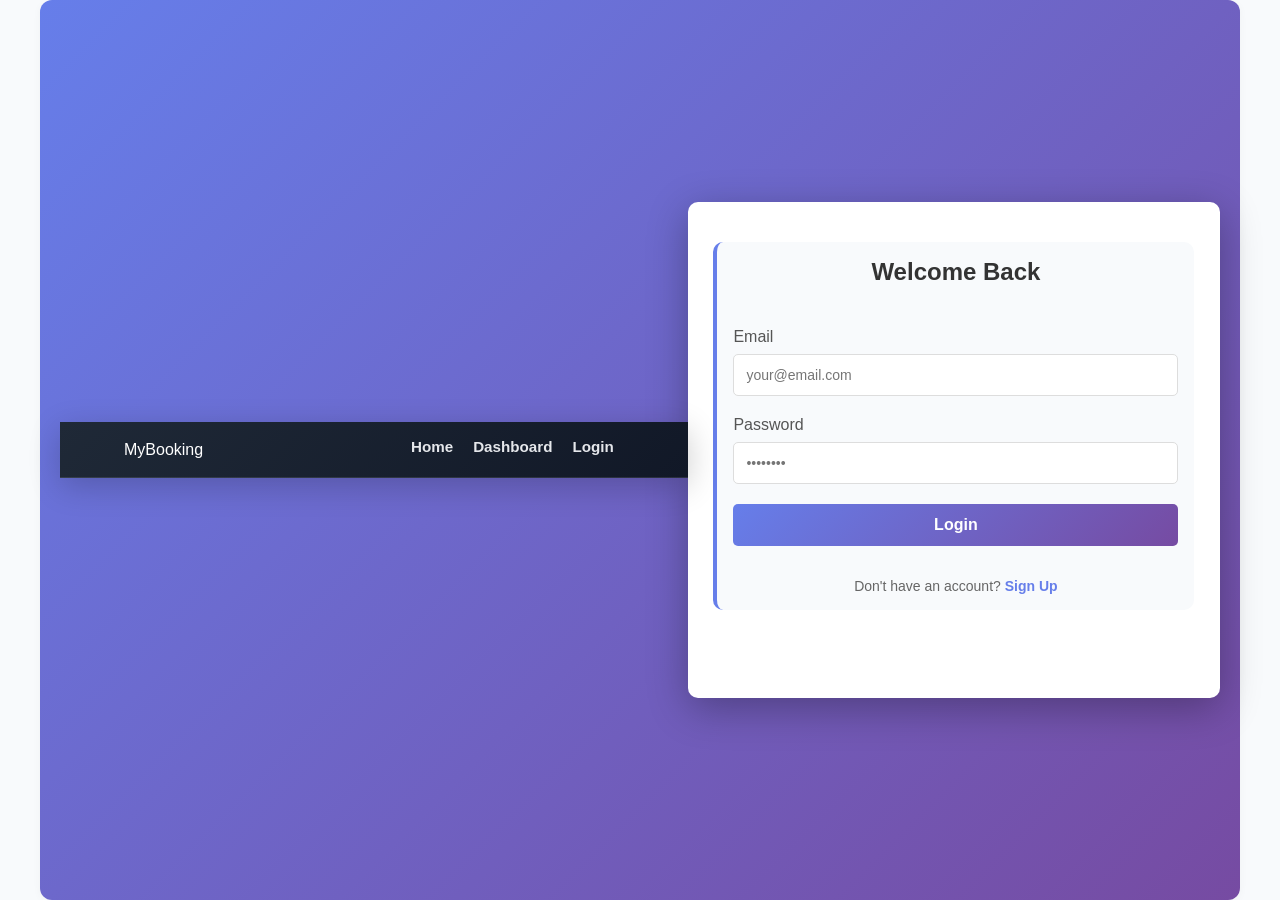
<file: admin.html>
<!doctype html>
<html lang="en">
  <head>
    <meta charset="UTF-8" />
    <meta
      name="viewport"
      content="width=device-width, initial-scale=1.0, maximum-scale=1.0, user-scalable=no"
    />
    <title>Smart Laundry - Admin Panel</title>
    <style>
      * {
        margin: 0;
        padding: 0;
        box-sizing: border-box;
      }

      body {
        font-family: "Segoe UI", Tahoma, Geneva, Verdana, sans-serif;
        background: linear-gradient(135deg, #667eea 0%, #764ba2 100%);
        min-height: 100vh;
        padding: 20px;
      }

      .container {
        max-width: 98vw;
        margin: 0 auto;
      }

      header {
        background: white;
        padding: 24px 30px;
        border-radius: 12px;
        margin-bottom: 32px;
        box-shadow: 0 4px 12px rgba(0, 0, 0, 0.08);
      }

      h1 {
        color: #2d3748;
        margin-bottom: 12px;
        font-size: 28px;
        font-weight: 800;
      }

      .status {
        font-size: 14px;
        color: #666;
        font-weight: 600;
      }

      @media (max-width: 768px) {
        header {
          padding: 18px 20px;
        }

        h1 {
          font-size: 22px;
        }

        th {
          padding: 12px 10px;
          font-size: 12px;
        }

        td {
          padding: 12px 10px;
          font-size: 13px;
        }

        .stats {
          grid-template-columns: repeat(2, 1fr);
        }

        .tab-btn {
          padding: 10px 16px;
          font-size: 12px;
        }

        .action-btn {
          padding: 6px 12px;
          font-size: 12px;
        }

        /* Responsive filters */
        [style*="grid-template-columns: repeat(auto-fit"] {
          grid-template-columns: 1fr !important;
        }

        /* Make table scrollable on mobile */
        .table-container {
          overflow-x: auto;
        }

        table {
          min-width: 600px;
        }
      }

      .tabs {
        display: flex;
        gap: 12px;
        margin-bottom: 20px;
        flex-wrap: wrap;
      }

      .tab-btn {
        padding: 12px 24px;
        border: none;
        background: white;
        color: #667eea;
        cursor: pointer;
        border-radius: 8px;
        font-weight: 700;
        transition: all 0.3s ease;
        border: 2px solid transparent;
        font-size: 14px;
        text-transform: uppercase;
        letter-spacing: 0.5px;
      }

      .tab-btn.active {
        background: linear-gradient(135deg, #667eea 0%, #764ba2 100%);
        color: white;
        border: 2px solid #667eea;
      }

      .tab-btn:hover {
        transform: translateY(-2px);
        box-shadow: 0 4px 12px rgba(0, 0, 0, 0.1);
      }

      .tab-content {
        display: none;
      }

      .tab-content.active {
        display: block;
      }

      .table-container {
        background: white;
        border-radius: 10px;
        overflow: hidden;
        box-shadow: 0 4px 6px rgba(0, 0, 0, 0.1);
      }

      table {
        width: 100%;
        border-collapse: collapse;
      }

      th {
        background: #f8f9fa;
        padding: 18px 15px;
        text-align: left;
        font-weight: 700;
        color: #2d3748;
        border-bottom: 2px solid #667eea;
        font-size: 13px;
        text-transform: uppercase;
        letter-spacing: 0.5px;
      }

      td {
        padding: 16px 15px;
        border-bottom: 1px solid #f0f0f0;
        font-size: 14px;
        color: #4a5568;
      }

      tr:hover {
        background: #f9fafb;
      }

      .badge {
        display: inline-flex;
        align-items: center;
        padding: 7px 14px;
        border-radius: 20px;
        font-size: 12px;
        font-weight: 700;
        text-transform: uppercase;
        letter-spacing: 0.5px;
      }

      .badge-booked {
        background: linear-gradient(135deg, #f3f4f6 0%, #e5e7eb 100%);
        color: #374151;
        border: 1px solid #d1d5db;
      }

      .badge-assigned {
        background: linear-gradient(135deg, #dbeafe 0%, #bfdbfe 100%);
        color: #1e40af;
        border: 1px solid #3b82f6;
      }

      .badge-on_transit {
        background: linear-gradient(135deg, #fed7aa 0%, #fdba74 100%);
        color: #92400e;
        border: 1px solid #f97316;
      }

      .badge-delivered {
        background: linear-gradient(135deg, #dcfce7 0%, #bbf7d0 100%);
        color: #166534;
        border: 1px solid #22c55e;
      }

      .badge-new {
        background: linear-gradient(135deg, #ffe6e6 0%, #ff9999 100%);
        color: #8b0000;
        border: 1px solid #ff6666;
      }

      .badge-responded {
        background: linear-gradient(135deg, #ffe6cc 0%, #ffcc99 100%);
        color: #8b5a00;
        border: 1px solid #ffb366;
      }

      .badge-resolved {
        background: linear-gradient(135deg, #e6ffe6 0%, #99ff99 100%);
        color: #004d00;
        border: 1px solid #66ff66;
      }

      .message {
        max-width: 250px;
        word-wrap: break-word;
        overflow: hidden;
        text-overflow: ellipsis;
        white-space: normal;
        display: block;
      }

      .action-btn {
        padding: 8px 16px;
        margin: 4px 4px;
        border: none;
        border-radius: 6px;
        cursor: pointer;
        font-size: 13px;
        font-weight: 700;
        background: linear-gradient(135deg, #667eea 0%, #764ba2 100%);
        color: white;
        transition: all 0.3s ease;
        text-transform: uppercase;
        letter-spacing: 0.5px;
        box-shadow: 0 2px 8px rgba(102, 126, 234, 0.3);
      }

      .action-btn:hover {
        transform: translateY(-2px);
        box-shadow: 0 4px 12px rgba(102, 126, 234, 0.4);
      }

      .action-btn:active {
        transform: translateY(0);
      }

      .stats {
        display: grid;
        grid-template-columns: repeat(auto-fit, minmax(200px, 1fr));
        gap: 24px;
        margin-bottom: 32px;
      }

      .stat-card {
        background: white;
        padding: 26px;
        border-radius: 12px;
        box-shadow: 0 4px 12px rgba(0, 0, 0, 0.08);
        text-align: center;
        border-top: 4px solid #667eea;
        transition: all 0.3s ease;
      }

      .stat-card:hover {
        transform: translateY(-4px);
        box-shadow: 0 8px 20px rgba(0, 0, 0, 0.12);
      }

      .stat-number {
        font-size: 40px;
        font-weight: 800;
        color: #667eea;
        margin: 12px 0;
      }

      .stat-label {
        color: #666;
        font-size: 14px;
        font-weight: 600;
        text-transform: uppercase;
        letter-spacing: 0.5px;
      }

      .empty {
        padding: 40px;
        text-align: center;
        color: #999;
        font-weight: 600;
      }

      .refresh-btn {
        padding: 12px 28px;
        background: linear-gradient(135deg, #667eea 0%, #764ba2 100%);
        color: white;
        border: none;
        border-radius: 8px;
        cursor: pointer;
        font-weight: 700;
        margin-bottom: 20px;
        font-size: 14px;
        text-transform: uppercase;
        letter-spacing: 0.5px;
        transition: all 0.3s ease;
        box-shadow: 0 4px 12px rgba(102, 126, 234, 0.3);
      }

      .refresh-btn:hover {
        transform: translateY(-2px);
        box-shadow: 0 6px 16px rgba(102, 126, 234, 0.4);
      }

      .refresh-btn:active {
        transform: translateY(0);
      }

      .date-col {
        font-size: 12px;
        color: #999;
        white-space: nowrap;
      }

      .message {
        max-width: 250px;
        word-wrap: break-word;
        overflow: hidden;
        text-overflow: ellipsis;
        white-space: normal;
        display: block;
      }

      /* Chart Styles */
      .charts-section {
        display: grid;
        grid-template-columns: repeat(auto-fit, minmax(400px, 1fr));
        gap: 24px;
        margin-bottom: 32px;
      }

      .chart-card {
        background: white;
        padding: 24px;
        border-radius: 12px;
        box-shadow: 0 4px 12px rgba(0, 0, 0, 0.08);
        border-top: 4px solid #667eea;
      }

      .chart-card h4 {
        color: #2d3748;
        font-size: 18px;
        margin-bottom: 20px;
        font-weight: 700;
      }

      .chart-container {
        position: relative;
        height: 280px;
        margin-bottom: 12px;
      }

      canvas {
        max-width: 100%;
        height: auto;
      }

      .chart-legend {
        display: flex;
        justify-content: center;
        gap: 20px;
        flex-wrap: wrap;
        margin-top: 12px;
        font-size: 12px;
        color: #666;
      }

      .legend-item {
        display: flex;
        align-items: center;
        gap: 6px;
      }

      .legend-color {
        width: 12px;
        height: 12px;
        border-radius: 2px;
      }

      /* Percentage Indicator */
      .stat-change {
        font-size: 12px;
        margin-top: 8px;
        padding: 8px;
        border-radius: 6px;
        text-align: center;
        font-weight: 700;
      }

      .stat-change.positive {
        background: #dcfce7;
        color: #166534;
      }

      .stat-change.negative {
        background: #fee2e2;
        color: #991b1b;
      }

      .stat-change.neutral {
        background: #f0f9ff;
        color: #0c4a6e;
      }

      /* Service Popularity Chart */
      .service-bars {
        display: flex;
        flex-direction: column;
        gap: 12px;
      }

      .service-bar-item {
        display: flex;
        align-items: center;
        gap: 12px;
      }

      .service-label {
        min-width: 100px;
        font-size: 13px;
        font-weight: 600;
        color: #2d3748;
      }

      .service-bar-container {
        flex: 1;
        height: 24px;
        background: #f0f0f0;
        border-radius: 4px;
        overflow: hidden;
      }

      .service-bar-fill {
        height: 100%;
        background: linear-gradient(90deg, #667eea 0%, #764ba2 100%);
        display: flex;
        align-items: center;
        justify-content: flex-end;
        padding-right: 8px;
      }

      .service-count {
        font-size: 12px;
        font-weight: 700;
        color: white;
        text-shadow: 0 1px 2px rgba(0, 0, 0, 0.2);
      }

      @media (max-width: 1024px) {
        .charts-section {
          grid-template-columns: 1fr;
        }
      }

      @media (max-width: 768px) {
        .charts-section {
          grid-template-columns: 1fr;
        }

        .chart-container {
          height: 200px;
        }

        .chart-card h4 {
          font-size: 16px;
        }
      }
    </style>
  </head>
  <body>
    <div class="container container">
      <header class="navbar" style="padding: 18px 5vw">
        <h1>📋 Smart Laundry Admin Panel</h1>
        <ul
          style="
            margin: 0;
            padding: 0;
            list-style: none;
            display: flex;
            flex-wrap: wrap;
            gap: 18px;
            align-items: center;
          "
        >
          <li><a href="/dashboard.html">Dashboard</a></li>
          <li><a href="/">Home</a></li>
          <li><a href="/auth.html">Logout</a></li>
        </ul>
        <div
          class="status"
          style="
            margin-left: auto;
            font-size: 14px;
            color: #666;
            font-weight: 600;
          "
        >
          Backend:
          <span id="backend-status" style="color: red">Connecting...</span>
        </div>
        <div style="margin-top: 15px">
          <button class="refresh-btn" onclick="refreshData()">
            🔄 Refresh Data
          </button>
        </div>
      </header>

      <!-- Analytics Section -->
      <div style="margin-bottom: 32px">
        <h2
          style="
            color: white;
            font-size: 20px;
            margin-bottom: 16px;
            font-weight: 700;
          "
        >
          📊 Business Analytics
        </h2>

        <!-- Main Statistics -->
        <div class="stats">
          <div class="stat-card">
            <div class="stat-label">Total Bookings</div>
            <div class="stat-number" id="total-bookings">0</div>
          </div>
          <div class="stat-card">
            <div class="stat-label">Awaiting Assignment</div>
            <div class="stat-number" id="pending-bookings">0</div>
          </div>
          <div class="stat-card">
            <div class="stat-label">In Progress</div>
            <div class="stat-number" id="completed-bookings">0</div>
          </div>
          <div class="stat-card">
            <div class="stat-label">In Transit</div>
            <div class="stat-number" id="cancelled-bookings">0</div>
          </div>
        </div>

        <!-- Revenue & Time Analytics -->
        <div class="stats" style="margin-top: 20px">
          <div class="stat-card">
            <div class="stat-label">Estimated Revenue</div>
            <div
              class="stat-number"
              id="estimated-revenue"
              style="font-size: 32px; color: #22c55e"
            >
              AED 0
            </div>
          </div>
          <div class="stat-card">
            <div class="stat-label">Today's Bookings</div>
            <div class="stat-number" id="today-bookings">0</div>
          </div>
          <div class="stat-card">
            <div class="stat-label">This Week's Bookings</div>
            <div class="stat-number" id="week-bookings">0</div>
          </div>
          <div class="stat-card">
            <div class="stat-label">Active Customers</div>
            <div class="stat-number" id="active-customers">0</div>
          </div>
        </div>
      </div>

      <!-- Business Insights -->
      <div
        style="
          background: white;
          padding: 24px;
          border-radius: 12px;
          margin-bottom: 32px;
          box-shadow: 0 4px 12px rgba(0, 0, 0, 0.08);
        "
      >
        <h3 style="color: #2d3748; margin-bottom: 16px; font-weight: 700">
          💡 Business Insights
        </h3>
        <div
          style="
            display: grid;
            grid-template-columns: repeat(auto-fit, minmax(250px, 1fr));
            gap: 20px;
          "
        >
          <div>
            <div
              style="
                font-size: 13px;
                color: #666;
                font-weight: 600;
                text-transform: uppercase;
                margin-bottom: 8px;
              "
            >
              Most Popular Service
            </div>
            <div
              style="font-size: 20px; color: #667eea; font-weight: 700"
              id="popular-service"
            >
              -
            </div>
          </div>
          <div>
            <div
              style="
                font-size: 13px;
                color: #666;
                font-weight: 600;
                text-transform: uppercase;
                margin-bottom: 8px;
              "
            >
              Peak Booking Day
            </div>
            <div
              style="font-size: 20px; color: #667eea; font-weight: 700"
              id="peak-day"
            >
              -
            </div>
          </div>
          <div>
            <div
              style="
                font-size: 13px;
                color: #666;
                font-weight: 600;
                text-transform: uppercase;
                margin-bottom: 8px;
              "
            >
              Average Booking Value
            </div>
            <div
              style="font-size: 20px; color: #667eea; font-weight: 700"
              id="avg-value"
            >
              AED 0
            </div>
          </div>
        </div>
      </div>

      <!-- Analytics Charts Section -->
      <div style="margin-bottom: 32px">
        <h2
          style="
            color: white;
            font-size: 20px;
            margin-bottom: 16px;
            font-weight: 700;
          "
        >
          📈 Trends & Performance
        </h2>
        <div class="charts-section">
          <!-- Daily Bookings Chart -->
          <div class="chart-card">
            <h4>📊 Daily Bookings (Last 7 Days)</h4>
            <div class="chart-container">
              <canvas id="dailyBookingsChart"></canvas>
            </div>
            <div class="chart-legend">
              <div class="legend-item">
                <div class="legend-color" style="background: #667eea"></div>
                <span>Bookings</span>
              </div>
              <div class="legend-item">
                <div class="legend-color" style="background: #22c55e"></div>
                <span>Completed</span>
              </div>
            </div>
          </div>

          <!-- Revenue Trend Chart -->
          <div class="chart-card">
            <h4>💰 Revenue Trend (Last 7 Days)</h4>
            <div class="chart-container">
              <canvas id="revenueChart"></canvas>
            </div>
            <div class="chart-legend">
              <div class="legend-item">
                <div class="legend-color" style="background: #22c55e"></div>
                <span>Daily Revenue (AED)</span>
              </div>
            </div>
          </div>

          <!-- Service Popularity Chart -->
          <div class="chart-card">
            <h4>⭐ Service Popularity</h4>
            <div id="servicePopularityChart" class="service-bars"></div>
          </div>

          <!-- Weekly Comparison -->
          <div class="chart-card">
            <h4>📋 Weekly Comparison</h4>
            <div class="chart-container">
              <canvas id="weeklyComparisonChart"></canvas>
            </div>
            <div class="chart-legend">
              <div class="legend-item">
                <div class="legend-color" style="background: #667eea"></div>
                <span>This Week</span>
              </div>
              <div class="legend-item">
                <div class="legend-color" style="background: #cbd5e1"></div>
                <span>Last Week</span>
              </div>
            </div>
          </div>
        </div>
      </div>

      <!-- Tabs -->
      <div class="tabs">
        <button class="tab-btn active" onclick="switchTab('bookings')">
          📦 Bookings
        </button>
        <button class="tab-btn" onclick="switchTab('insights')">
          🎯 Contact Messages
        </button>
      </div>

      <!-- Bookings Tab -->
      <div id="bookings" class="tab-content active">
        <!-- Filter & Search Controls -->
        <div
          style="
            background: white;
            padding: 20px;
            border-radius: 10px;
            margin-bottom: 20px;
            display: grid;
            grid-template-columns: repeat(auto-fit, minmax(200px, 1fr));
            gap: 16px;
            box-shadow: 0 2px 4px rgba(0, 0, 0, 0.05);
          "
        >
          <div>
            <label
              style="
                display: block;
                font-size: 12px;
                color: #666;
                font-weight: 600;
                text-transform: uppercase;
                margin-bottom: 8px;
              "
              >Filter by Status</label
            >
            <select
              id="statusFilter"
              onchange="filterBookings()"
              style="
                width: 100%;
                padding: 10px;
                border: 1px solid #e0e0e0;
                border-radius: 6px;
                font-size: 14px;
              "
            >
              <option value="">All Bookings</option>
              <option value="booked">Booked</option>
              <option value="assigned">Assigned</option>
              <option value="on_transit">On Transit</option>
              <option value="delivered">Delivered</option>
            </select>
          </div>
          <div>
            <label
              style="
                display: block;
                font-size: 12px;
                color: #666;
                font-weight: 600;
                text-transform: uppercase;
                margin-bottom: 8px;
              "
              >Search</label
            >
            <input
              type="text"
              id="searchInput"
              placeholder="Search ID or Name..."
              onkeyup="filterBookings()"
              style="
                width: 100%;
                padding: 10px;
                border: 1px solid #e0e0e0;
                border-radius: 6px;
                font-size: 14px;
              "
            />
          </div>
        </div>
        <div class="table-container">
          <div class="table-responsive">
            <table id="bookings-table">
              <thead>
                <tr>
                  <th>ID</th>
                  <th>Customer</th>
                  <th>Phone</th>
                  <th>Service</th>
                  <th>Qty</th>
                  <th>Price</th>
                  <th>Status</th>
                  <th>Date</th>
                  <th>Actions</th>
                </tr>
              </thead>
              <tbody id="bookings-body">
                <tr>
                  <td colspan="9" class="empty">Loading bookings...</td>
                </tr>
              </tbody>
            </table>
          </div>
          <style>
            .table-responsive {
              width: 100%;
              overflow-x: auto;
              -webkit-overflow-scrolling: touch;
              max-width: 100vw;
            }
            table {
              width: 100%;
              min-width: 600px;
              border-collapse: collapse;
              background: #fff;
              box-shadow: 0 1px 4px rgba(0, 0, 0, 0.03);
              border-radius: 8px;
              overflow-x: auto;
              display: block;
            }
            @media (max-width: 600px) {
              table {
                min-width: 400px;
                font-size: 0.95rem;
              }
            }
          </style>
        </div>
      </div>

      <!-- Insights Tab (Contacts) -->
      <div id="insights" class="tab-content">
        <div class="table-container">
          <div class="table-responsive">
            <table id="contacts-table">
              <thead>
                <tr>
                  <th>ID</th>
                  <th>Name</th>
                  <th>Email</th>
                  <th>Phone</th>
                  <th>Service</th>
                  <th>Message</th>
                  <th>Status</th>
                  <th>Date</th>
                  <th>Actions</th>
                </tr>
              </thead>
              <tbody id="contacts-body">
                <tr>
                  <td colspan="9" class="empty">Loading messages...</td>
                </tr>
              </tbody>
            </table>
          </div>
        </div>
      </div>
    </div>

    <script>
      // Dynamic API URL - works for both local dev and production
      const API_BASE_URL =
        window.location.hostname === "localhost" ||
        window.location.hostname === "127.0.0.1"
          ? "http://localhost:5000/api"
          : `${window.location.protocol}//${window.location.host}/api`;

      // Check backend connection
      async function checkBackend() {
        try {
          const response = await fetch(`${API_BASE_URL}/health`);
          if (response.ok) {
            document.getElementById("backend-status").textContent =
              "✅ Connected";
            document.getElementById("backend-status").style.color = "green";
            return true;
          }
        } catch (error) {
          document.getElementById("backend-status").textContent =
            "❌ Disconnected";
          document.getElementById("backend-status").style.color = "red";
          return false;
        }
      }

      // Check authentication and admin role
      async function checkAdminAccess() {
        const token = localStorage.getItem("access_token");

        if (!token) {
          alert("❌ Authentication required. Please login first.");
          window.location.href = "/auth.html";
          return false;
        }

        try {
          // Verify token and get role
          const response = await fetch(`${API_BASE_URL}/auth/profile`, {
            method: "GET",
            headers: {
              "Content-Type": "application/json",
              Authorization: `Bearer ${token}`,
            },
          });

          if (!response.ok) {
            alert("❌ Authentication failed. Please login again.");
            localStorage.removeItem("access_token");
            localStorage.removeItem("user");
            window.location.href = "/auth.html";
            return false;
          }

          const data = await response.json();
          const user = data.user;

          // Check if user is admin
          if (user.role !== "admin") {
            alert(
              "❌ Admin access required. You do not have permission to access this page.",
            );
            window.location.href = "/";
            return false;
          }

          return true;
        } catch (error) {
          console.error("Authentication check error:", error);
          alert("❌ Authentication error. Please try again.");
          window.location.href = "/auth.html";
          return false;
        }
      }

      // Global bookings storage
      let allBookings = [];
      let previousWeekBookings = []; // Store for comparison

      // ===== DATA PROCESSING FUNCTIONS =====

      // Get last 7 days of bookings grouped by day
      function getBookingsByDay(bookings) {
        const days = {};
        for (let i = 6; i >= 0; i--) {
          const date = new Date();
          date.setDate(date.getDate() - i);
          const dateStr = date.toISOString().split("T")[0];
          const dayName = date.toLocaleDateString("en-US", {
            weekday: "short",
          });
          days[dateStr] = {
            date: dateStr,
            day: dayName,
            total: 0,
            completed: 0,
          };
        }

        bookings.forEach((b) => {
          const dateStr = new Date(b.created_at).toISOString().split("T")[0];
          if (days[dateStr]) {
            days[dateStr].total++;
            if (b.status === "delivered") days[dateStr].completed++;
          }
        });

        return Object.values(days);
      }

      // Get revenue by day (last 7 days)
      function getRevenueByDay(bookings) {
        const days = {};
        for (let i = 6; i >= 0; i--) {
          const date = new Date();
          date.setDate(date.getDate() - i);
          const dateStr = date.toISOString().split("T")[0];
          const dayName = date.toLocaleDateString("en-US", {
            weekday: "short",
          });
          days[dateStr] = { date: dateStr, day: dayName, revenue: 0 };
        }

        bookings
          .filter((b) => b.status === "delivered")
          .forEach((b) => {
            const dateStr = new Date(b.created_at).toISOString().split("T")[0];
            if (days[dateStr]) {
              days[dateStr].revenue += b.price * (b.quantity || 1);
            }
          });

        return Object.values(days);
      }

      // Get top services with counts
      function getTopServices(bookings, limit = 5) {
        const serviceCounts = {};
        bookings.forEach((b) => {
          serviceCounts[b.service] = (serviceCounts[b.service] || 0) + 1;
        });
        return Object.entries(serviceCounts)
          .map(([service, count]) => ({ service, count }))
          .sort((a, b) => b.count - a.count)
          .slice(0, limit);
      }

      // Calculate weekly comparison (this week vs last week)
      function getWeeklyComparison(bookings) {
        const today = new Date();
        const thisWeekStart = new Date(
          today.getFullYear(),
          today.getMonth(),
          today.getDate() - today.getDay(),
        );
        const lastWeekStart = new Date(thisWeekStart);
        lastWeekStart.setDate(lastWeekStart.getDate() - 7);

        const dayStats = ["Sun", "Mon", "Tue", "Wed", "Thu", "Fri", "Sat"].map(
          (day) => ({
            day,
            thisWeek: 0,
            lastWeek: 0,
          }),
        );

        bookings.forEach((b) => {
          const bookingDate = new Date(b.created_at);
          const dayOfWeek = bookingDate.getDay();

          if (
            bookingDate >= thisWeekStart &&
            bookingDate <
              new Date(thisWeekStart.getTime() + 7 * 24 * 60 * 60 * 1000)
          ) {
            dayStats[dayOfWeek].thisWeek++;
          } else if (
            bookingDate >= lastWeekStart &&
            bookingDate < thisWeekStart
          ) {
            dayStats[dayOfWeek].lastWeek++;
          }
        });

        return dayStats;
      }

      // ===== CHART DRAWING FUNCTIONS =====

      // Draw daily bookings chart
      function drawDailyBookingsChart(bookings) {
        const canvas = document.getElementById("dailyBookingsChart");
        if (!canvas) return;
        const ctx = canvas.getContext("2d");
        const byDay = getBookingsByDay(bookings);

        // Set canvas size
        canvas.width = canvas.offsetWidth;
        canvas.height = 250;
        const w = canvas.width;
        const h = canvas.height;
        const padding = 40;
        const chartWidth = w - padding * 2;
        const chartHeight = h - padding * 2;

        ctx.fillStyle = "#fff";
        ctx.fillRect(0, 0, w, h);

        // Get max value
        const maxVal = Math.max(...byDay.map((d) => d.total), 1);

        // Draw bars
        byDay.forEach((day, i) => {
          const barWidth = chartWidth / byDay.length;
          const barX = padding + i * barWidth + barWidth * 0.1;
          const barWidth2 = barWidth * 0.4;

          // Total bookings (blue)
          const totalHeight = (day.total / maxVal) * chartHeight;
          ctx.fillStyle = "#667eea";
          ctx.fillRect(barX, h - padding - totalHeight, barWidth2, totalHeight);

          // Completed bookings (green)
          const completedHeight = (day.completed / maxVal) * chartHeight;
          ctx.fillStyle = "#22c55e";
          ctx.fillRect(
            barX + barWidth2 + 4,
            h - padding - completedHeight,
            barWidth2,
            completedHeight,
          );

          // Day label
          ctx.fillStyle = "#666";
          ctx.font = "12px sans-serif";
          ctx.textAlign = "center";
          ctx.fillText(day.day, barX + barWidth2 + 2, h - padding + 20);

          // Y-axis value
          if (day.total > 0) {
            ctx.fillStyle = "#333";
            ctx.font = "bold 11px sans-serif";
            ctx.textAlign = "center";
            ctx.fillText(
              day.total,
              barX + barWidth2 + 2,
              h - padding - totalHeight - 8,
            );
          }
        });

        // Draw axes
        ctx.strokeStyle = "#ddd";
        ctx.lineWidth = 1;
        ctx.beginPath();
        ctx.moveTo(padding, padding);
        ctx.lineTo(padding, h - padding);
        ctx.lineTo(w - padding, h - padding);
        ctx.stroke();
      }

      // Draw revenue trend chart
      function drawRevenueChart(bookings) {
        const canvas = document.getElementById("revenueChart");
        if (!canvas) return;
        const ctx = canvas.getContext("2d");
        const byDay = getRevenueByDay(bookings);

        canvas.width = canvas.offsetWidth;
        canvas.height = 250;
        const w = canvas.width;
        const h = canvas.height;
        const padding = 40;
        const chartWidth = w - padding * 2;
        const chartHeight = h - padding * 2;

        ctx.fillStyle = "#fff";
        ctx.fillRect(0, 0, w, h);

        const maxVal = Math.max(...byDay.map((d) => d.revenue), 1);

        // Draw bars
        byDay.forEach((day, i) => {
          const barWidth = chartWidth / byDay.length;
          const barX = padding + i * barWidth + barWidth * 0.2;
          const barWidth2 = barWidth * 0.6;

          const barHeight = (day.revenue / maxVal) * chartHeight;
          ctx.fillStyle = "#22c55e";
          ctx.fillRect(barX, h - padding - barHeight, barWidth2, barHeight);

          // Day label
          ctx.fillStyle = "#666";
          ctx.font = "12px sans-serif";
          ctx.textAlign = "center";
          ctx.fillText(day.day, barX + barWidth2 / 2, h - padding + 20);

          // Value label (in thousands for space)
          if (day.revenue > 0) {
            ctx.fillStyle = "#333";
            ctx.font = "bold 11px sans-serif";
            ctx.textAlign = "center";
            const label =
              day.revenue > 999
                ? `${(day.revenue / 1000).toFixed(1)}K`
                : day.revenue;
            ctx.fillText(
              `AED ${label}`,
              barX + barWidth2 / 2,
              h - padding - barHeight - 8,
            );
          }
        });

        // Draw axes
        ctx.strokeStyle = "#ddd";
        ctx.lineWidth = 1;
        ctx.beginPath();
        ctx.moveTo(padding, padding);
        ctx.lineTo(padding, h - padding);
        ctx.lineTo(w - padding, h - padding);
        ctx.stroke();
      }

      // Draw service popularity chart (horizontal bars)
      function drawServicePopularityChart(bookings) {
        const container = document.getElementById("servicePopularityChart");
        if (!container) return;
        const services = getTopServices(bookings, 5);
        const maxCount = Math.max(...services.map((s) => s.count), 1);

        container.innerHTML = services
          .map((service) => {
            const percentage = (service.count / maxCount) * 100;
            return `
          <div class="service-bar-item">
            <div class="service-label">${service.service}</div>
            <div class="service-bar-container">
              <div class="service-bar-fill" style="width: ${percentage}%;">
                <span class="service-count">${service.count}</span>
              </div>
            </div>
          </div>
        `;
          })
          .join("");
      }

      // Draw weekly comparison chart
      function drawWeeklyComparisonChart(bookings) {
        const canvas = document.getElementById("weeklyComparisonChart");
        if (!canvas) return;
        const ctx = canvas.getContext("2d");
        const comparison = getWeeklyComparison(bookings);

        canvas.width = canvas.offsetWidth;
        canvas.height = 250;
        const w = canvas.width;
        const h = canvas.height;
        const padding = 40;
        const chartWidth = w - padding * 2;
        const chartHeight = h - padding * 2;

        ctx.fillStyle = "#fff";
        ctx.fillRect(0, 0, w, h);

        const maxVal = Math.max(
          ...comparison.map((d) => Math.max(d.thisWeek, d.lastWeek)),
          1,
        );

        // Draw bars for each day
        comparison.forEach((day, i) => {
          const groupWidth = chartWidth / comparison.length;
          const barSpace = groupWidth * 0.15;
          const barWidth = (groupWidth - barSpace) / 2;
          const barX = padding + i * groupWidth + barSpace / 2;

          // This week (blue)
          const thisWeekHeight = (day.thisWeek / maxVal) * chartHeight;
          ctx.fillStyle = "#667eea";
          ctx.fillRect(
            barX,
            h - padding - thisWeekHeight,
            barWidth,
            thisWeekHeight,
          );

          // Last week (gray)
          const lastWeekHeight = (day.lastWeek / maxVal) * chartHeight;
          ctx.fillStyle = "#cbd5e1";
          ctx.fillRect(
            barX + barWidth,
            h - padding - lastWeekHeight,
            barWidth,
            lastWeekHeight,
          );

          // Day label
          ctx.fillStyle = "#666";
          ctx.font = "12px sans-serif";
          ctx.textAlign = "center";
          ctx.fillText(day.day, barX + barWidth, h - padding + 20);
        });

        // Draw axes
        ctx.strokeStyle = "#ddd";
        ctx.lineWidth = 1;
        ctx.beginPath();
        ctx.moveTo(padding, padding);
        ctx.lineTo(padding, h - padding);
        ctx.lineTo(w - padding, h - padding);
        ctx.stroke();
      }

      // Add percentage change indicator to stat
      function addPercentageIndicator(elementId, currentValue, previousValue) {
        const element = document.getElementById(elementId);
        if (!element) return;

        const change = currentValue - previousValue;
        const percentChange =
          previousValue > 0 ? ((change / previousValue) * 100).toFixed(1) : 0;

        let className = "neutral";
        let symbol = "→";
        let text = `${percentChange}%`;

        if (percentChange > 0) {
          className = "positive";
          symbol = "↑";
        } else if (percentChange < 0) {
          className = "negative";
          symbol = "↓";
          text = `${Math.abs(percentChange)}%`;
        }

        // Create or update the change indicator
        let changeEl = element.parentElement.querySelector(".stat-change");
        if (!changeEl) {
          changeEl = document.createElement("div");
          changeEl.className = `stat-change ${className}`;
          element.parentElement.appendChild(changeEl);
        }

        changeEl.className = `stat-change ${className}`;
        changeEl.innerHTML = `${symbol} ${text} vs last week`;
      }

      // ===== ANALYTICS FUNCTIONS =====

      function calculateAnalytics(bookings) {
        // Count by status
        const statuses = {
          booked: bookings.filter((b) => b.status === "booked").length,
          assigned: bookings.filter((b) => b.status === "assigned").length,
          delivered: bookings.filter((b) => b.status === "delivered").length,
          on_transit: bookings.filter((b) => b.status === "on_transit").length,
        };

        // Update status cards - rename for clarity
        document.getElementById("total-bookings").textContent = bookings.length;
        document.getElementById("pending-bookings").textContent =
          statuses.booked;
        document.getElementById("completed-bookings").textContent =
          statuses.delivered;
        document.getElementById("cancelled-bookings").textContent =
          statuses.assigned + statuses.on_transit;

        // Calculate revenue (from delivered bookings only)
        const revenue = bookings
          .filter((b) => b.status === "delivered")
          .reduce((sum, b) => sum + (b.price * b.quantity || 0), 0);
        document.getElementById("estimated-revenue").textContent =
          `AED ${revenue.toLocaleString()}`;

        // Calculate today's bookings
        const today = new Date().toISOString().split("T")[0];
        const todayCount = bookings.filter((b) => {
          const bookingDate = new Date(b.created_at)
            .toISOString()
            .split("T")[0];
          return bookingDate === today;
        }).length;
        document.getElementById("today-bookings").textContent = todayCount;

        // Calculate this week's bookings
        const weekAgo = new Date();
        weekAgo.setDate(weekAgo.getDate() - 7);
        const weekCount = bookings.filter((b) => {
          const bookingDate = new Date(b.created_at);
          return bookingDate >= weekAgo;
        }).length;
        document.getElementById("week-bookings").textContent = weekCount;

        // Calculate active customers (unique names)
        const uniqueCustomers = new Set(
          bookings.map((b) => b.name || b.user_id),
        ).size;
        document.getElementById("active-customers").textContent =
          uniqueCustomers;

        // Calculate percentage changes vs previous week
        const twoWeeksAgo = new Date();
        twoWeeksAgo.setDate(twoWeeksAgo.getDate() - 14);
        const prevWeekBookings = bookings.filter((b) => {
          const bookingDate = new Date(b.created_at);
          return bookingDate >= twoWeeksAgo && bookingDate < weekAgo;
        }).length;

        const prevWeekDelivered = bookings.filter((b) => {
          const bookingDate = new Date(b.created_at);
          return (
            b.status === "delivered" &&
            bookingDate >= twoWeeksAgo &&
            bookingDate < weekAgo
          );
        }).length;

        const prevWeekRevenue = bookings
          .filter(
            (b) =>
              b.status === "delivered" &&
              new Date(b.created_at) >= twoWeeksAgo &&
              new Date(b.created_at) < weekAgo,
          )
          .reduce((sum, b) => sum + (b.price * b.quantity || 0), 0);

        // Add percentage indicators
        addPercentageIndicator("week-bookings", weekCount, prevWeekBookings);
        addPercentageIndicator(
          "completed-bookings",
          statuses.delivered,
          prevWeekDelivered,
        );
        addPercentageIndicator("estimated-revenue", revenue, prevWeekRevenue);
      }

      function calculateBusinessInsights(bookings) {
        // Most popular service
        const serviceCounts = {};
        bookings.forEach((b) => {
          serviceCounts[b.service] = (serviceCounts[b.service] || 0) + 1;
        });
        const mostPopular = Object.entries(serviceCounts).sort(
          (a, b) => b[1] - a[1],
        )[0];
        document.getElementById("popular-service").textContent = mostPopular
          ? mostPopular[0]
          : "-";

        // Peak booking day
        const dayCounts = {};
        bookings.forEach((b) => {
          const date = new Date(b.created_at);
          const day = date.toLocaleDateString("en-US", { weekday: "short" });
          dayCounts[day] = (dayCounts[day] || 0) + 1;
        });
        const peakDay = Object.entries(dayCounts).sort(
          (a, b) => b[1] - a[1],
        )[0];
        document.getElementById("peak-day").textContent = peakDay
          ? peakDay[0]
          : "-";

        // Average booking value (from delivered bookings)
        const deliveredBookings = bookings.filter(
          (b) => b.status === "delivered",
        );
        const avgValue =
          deliveredBookings.length > 0
            ? Math.round(
                deliveredBookings.reduce((sum, b) => sum + (b.price || 0), 0) /
                  deliveredBookings.length,
              )
            : 0;
        document.getElementById("avg-value").textContent =
          `AED ${avgValue.toLocaleString()}`;
      }

      // ===== BOOKING MANAGEMENT FUNCTIONS =====

      // Load bookings
      async function loadBookings() {
        try {
          const token = localStorage.getItem("access_token");
          const response = await fetch(`${API_BASE_URL}/bookings`, {
            method: "GET",
            headers: {
              "Content-Type": "application/json",
              Authorization: `Bearer ${token}`,
            },
          });

          if (!response.ok) {
            throw new Error(`Failed to load bookings: ${response.statusText}`);
          }

          const data = await response.json();
          allBookings = data.bookings || [];

          // Calculate analytics
          calculateAnalytics(allBookings);
          calculateBusinessInsights(allBookings);

          // Draw charts
          drawDailyBookingsChart(allBookings);
          drawRevenueChart(allBookings);
          drawServicePopularityChart(allBookings);
          drawWeeklyComparisonChart(allBookings);

          // Render bookings
          renderBookings(allBookings);
        } catch (error) {
          console.error("Error loading bookings:", error);
          document.getElementById("bookings-body").innerHTML =
            '<tr><td colspan="9" class="empty">Error loading bookings</td></tr>';
        }
      }

      // Render bookings with current filters
      function renderBookings(bookingsToRender) {
        const tbody = document.getElementById("bookings-body");
        tbody.innerHTML = "";

        if (bookingsToRender.length === 0) {
          tbody.innerHTML =
            '<tr><td colspan="9" class="empty">No bookings found</td></tr>';
          return;
        }

        bookingsToRender.forEach((booking) => {
          const date = new Date(booking.created_at).toLocaleDateString();
          const statusBadge = `<span class="badge badge-${booking.status}">${booking.status.toUpperCase()}</span>`;

          // Determine row highlighting based on status
          let rowClass = "";
          if (booking.status === "booked")
            rowClass = 'style="background: #f3f4f6;"';
          else if (booking.status === "assigned")
            rowClass = 'style="background: #eff6ff;"';
          else if (booking.status === "on_transit")
            rowClass = 'style="background: #fffbeb;"';
          else if (booking.status === "delivered")
            rowClass = 'style="background: #ecfdf5;"';

          tbody.innerHTML += `
            <tr ${rowClass}>
              <td><strong>#${booking.id}</strong></td>
              <td>${booking.name}</td>
              <td>${booking.phone}</td>
              <td>${booking.service}</td>
              <td>${booking.quantity}</td>
              <td>AED ${(booking.price * booking.quantity).toLocaleString()}</td>
              <td>${statusBadge}</td>
              <td class="date-col">${date}</td>
              <td>
                ${booking.status !== "delivered" ? `<button class="action-btn" onclick="advanceBookingStatus(${booking.id}, '${booking.status}')" style="padding: 6px 12px; font-size: 12px;">⏭️ Advance</button>` : '<span style="color: #999;">✓ Complete</span>'}
              </td>
            </tr>`;
        });
      }

      // Filter and search bookings
      function filterBookings() {
        const statusFilter = document.getElementById("statusFilter").value;
        const searchInput = document
          .getElementById("searchInput")
          .value.toLowerCase();

        let filtered = allBookings;

        // Apply status filter
        if (statusFilter) {
          filtered = filtered.filter((b) => b.status === statusFilter);
        }

        // Apply search filter
        if (searchInput) {
          filtered = filtered.filter(
            (b) =>
              b.id.toString().includes(searchInput) ||
              b.name.toLowerCase().includes(searchInput),
          );
        }

        renderBookings(filtered);
      }

      // Get next status in the workflow
      function getNextStatus(currentStatus) {
        const statusFlow = {
          booked: "assigned",
          assigned: "on_transit",
          on_transit: "delivered",
          delivered: null, // Final status
        };
        return statusFlow[currentStatus] || null;
      }

      // Advance booking to next status
      async function advanceBookingStatus(bookingId, currentStatus) {
        const nextStatus = getNextStatus(currentStatus);

        if (!nextStatus) {
          alert("❌ This booking is already delivered!");
          return;
        }

        const statusLabels = {
          booked: "🔖 Booked",
          assigned: "✅ Assigned",
          on_transit: "🚚 On Transit",
          delivered: "✓ Delivered",
        };

        if (
          !confirm(
            `Move booking from ${statusLabels[currentStatus]} to ${statusLabels[nextStatus]}?`,
          )
        ) {
          return;
        }

        try {
          const token = localStorage.getItem("access_token");
          const response = await fetch(
            `${API_BASE_URL}/bookings/${bookingId}`,
            {
              method: "PATCH",
              headers: {
                "Content-Type": "application/json",
                Authorization: `Bearer ${token}`,
              },
              body: JSON.stringify({ status: nextStatus }),
            },
          );

          if (!response.ok) {
            throw new Error(`Failed to update booking: ${response.statusText}`);
          }

          // Reload data
          loadBookings();
        } catch (error) {
          console.error("Error updating booking:", error);
          alert("❌ Failed to advance booking status");
        }
      }

      // Legacy update function (kept for backward compatibility)
      async function updateBookingStatus(bookingId, newStatus) {
        advanceBookingStatus(bookingId, newStatus);
      }

      // Load contacts
      async function loadContacts() {
        try {
          const token = localStorage.getItem("access_token");
          const response = await fetch(`${API_BASE_URL}/contacts`, {
            method: "GET",
            headers: {
              "Content-Type": "application/json",
              Authorization: `Bearer ${token}`,
            },
          });

          if (!response.ok) {
            throw new Error(`Failed to load contacts: ${response.statusText}`);
          }

          const data = await response.json();
          const contacts = data.contacts || [];

          const tbody = document.getElementById("contacts-body");
          tbody.innerHTML = "";

          if (contacts.length === 0) {
            tbody.innerHTML =
              '<tr><td colspan="9" class="empty">No contact messages yet</td></tr>';
            return;
          }

          contacts.forEach((contact) => {
            const date = new Date(contact.created_at).toLocaleDateString();
            const statusBadge = `<span class="badge badge-${contact.status}">${contact.status}</span>`;

            tbody.innerHTML += `
            <tr>
              <td>${contact.id}</td>
              <td>${contact.name}</td>
              <td>${contact.email}</td>
              <td>${contact.phone}</td>
              <td>${contact.service}</td>
              <td class="message">${contact.message}</td>
              <td>${statusBadge}</td>
              <td class="date-col">${date}</td>
              <td>
                <button class="action-btn" onclick="markContactResponded(${contact.id})" style="padding: 6px 12px; font-size: 12px;">✓ Responded</button>
              </td>
            </tr>
          `;
          });
        } catch (error) {
          console.error("Error loading contacts:", error);
          document.getElementById("contacts-body").innerHTML =
            '<tr><td colspan="9" class="empty">Error loading contacts</td></tr>';
        }
      }

      // Mark contact as responded
      async function markContactResponded(id) {
        try {
          const token = localStorage.getItem("access_token");
          await fetch(`${API_BASE_URL}/contacts/${id}`, {
            method: "PATCH",
            headers: {
              "Content-Type": "application/json",
              Authorization: `Bearer ${token}`,
            },
            body: JSON.stringify({ status: "responded" }),
          });
          refreshData();
        } catch (error) {
          alert("Error updating contact");
        }
      }

      // Switch tabs
      function switchTab(tab) {
        document
          .querySelectorAll(".tab-content")
          .forEach((el) => el.classList.remove("active"));
        document
          .querySelectorAll(".tab-btn")
          .forEach((el) => el.classList.remove("active"));

        document.getElementById(tab).classList.add("active");
        event.target.classList.add("active");
      }

      // Refresh all data
      function refreshData() {
        checkBackend();
        loadBookings();
        loadContacts();
      }

      // Initialize admin panel on page load
      async function initAdminPanel() {
        // First check admin access
        const hasAccess = await checkAdminAccess();
        if (!hasAccess) {
          return; // Redirect will happen in checkAdminAccess
        }

        // Load data
        refreshData();

        // Auto-refresh every 30 seconds
        setInterval(refreshData, 30000);

        // Redraw charts on window resize
        window.addEventListener("resize", () => {
          if (allBookings.length > 0) {
            drawDailyBookingsChart(allBookings);
            drawRevenueChart(allBookings);
            drawWeeklyComparisonChart(allBookings);
          }
        });
      }

      // Load data on page load
      document.addEventListener("DOMContentLoaded", initAdminPanel);
    </script>
    <!-- WhatsApp Floating Button -->
    <a
      href="https://wa.me/971555555555"
      target="_blank"
      class="floating-whatsapp"
      aria-label="Contact on WhatsApp"
    >
      <span>
        <svg
          xmlns="http://www.w3.org/2000/svg"
          width="20"
          height="20"
          fill="currentColor"
          viewBox="0 0 24 24"
        >
          <path
            d="M20.52 3.48A12.07 12.07 0 0 0 12 0C5.37 0 0 5.37 0 12c0 2.11.55 4.18 1.6 6.01L0 24l6.18-1.62A12.07 12.07 0 0 0 12 24c6.63 0 12-5.37 12-12 0-3.21-1.25-6.23-3.48-8.52zM12 22c-1.85 0-3.68-.5-5.26-1.44l-.38-.22-3.67.96.98-3.58-.25-.37A9.94 9.94 0 0 1 2 12c0-5.52 4.48-10 10-10s10 4.48 10 10-4.48 10-10 10zm5.2-7.6c-.28-.14-1.65-.81-1.9-.9-.25-.09-.43-.14-.61.14-.18.28-.7.9-.86 1.08-.16.18-.32.2-.6.07-.28-.14-1.18-.44-2.25-1.4-.83-.74-1.39-1.65-1.55-1.93-.16-.28-.02-.43.12-.57.12-.12.28-.32.42-.48.14-.16.18-.28.28-.46.09-.18.05-.34-.02-.48-.07-.14-.61-1.47-.84-2.01-.22-.53-.45-.46-.61-.47-.16-.01-.34-.01-.52-.01-.18 0-.48.07-.73.34-.25.27-.96.94-.96 2.3s.98 2.67 1.12 2.85c.14.18 1.93 2.95 4.68 4.02.65.28 1.16.45 1.56.58.66.21 1.26.18 1.73.11.53-.08 1.65-.67 1.88-1.32.23-.65.23-1.2.16-1.32-.07-.12-.25-.18-.53-.32z"
          />
        </svg>
      </span>
      WhatsApp
    </a>
  </body>
</html>
</file>
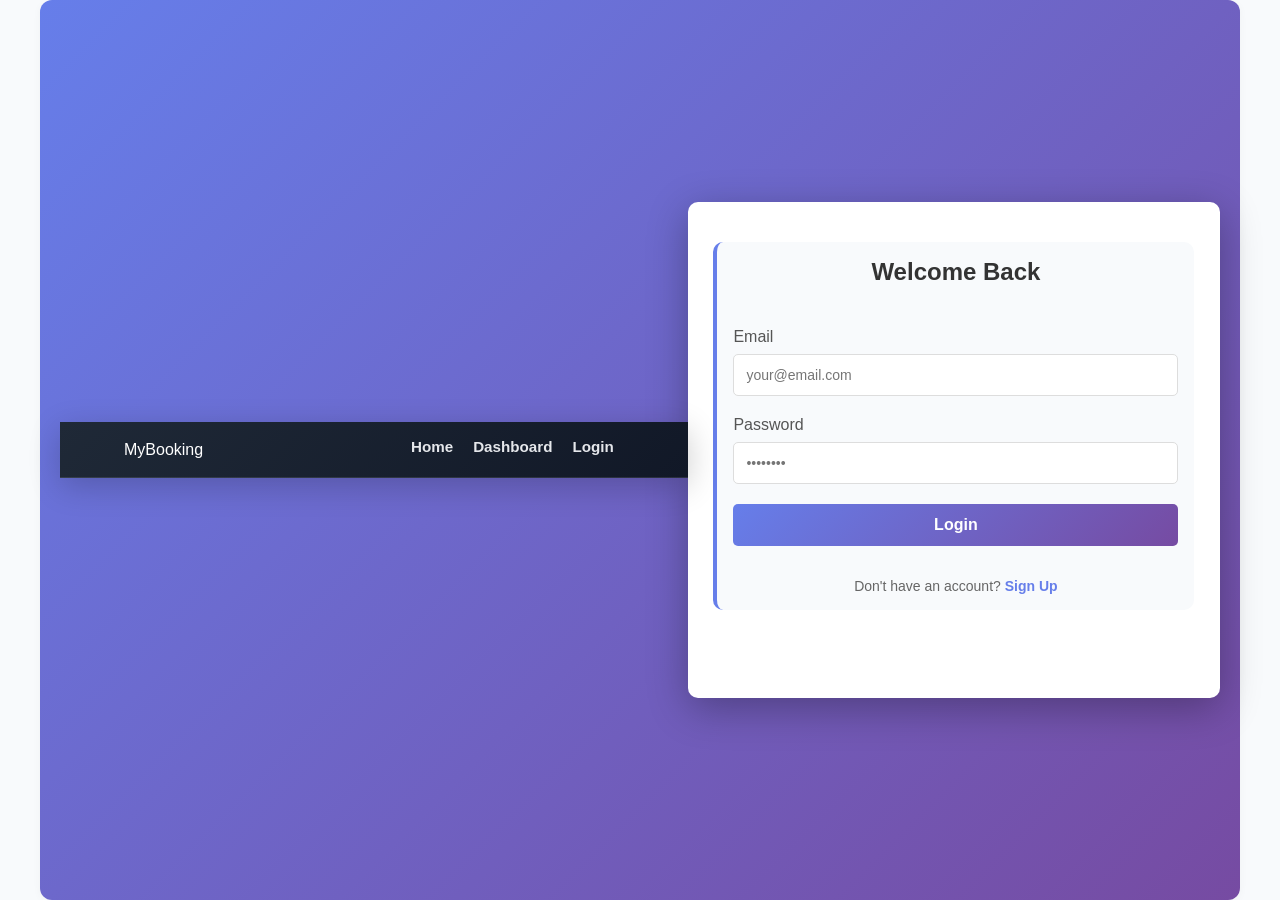
<file: auth.html>
<!doctype html>
<html lang="en">
  <head>
    <meta charset="UTF-8" />
    <meta
      name="viewport"
      content="width=device-width, initial-scale=1.0, maximum-scale=1.0, user-scalable=no"
    />
    <title>Smart Laundry - Login</title>
    <link rel="stylesheet" href="styles.css" />
    <style>
      .auth-container {
        min-height: 100vh;
        display: flex;
        align-items: center;
        justify-content: center;
        background: linear-gradient(135deg, #667eea 0%, #764ba2 100%);
        padding: 20px;
      }

      .auth-card {
        background: white;
        border-radius: 10px;
        box-shadow: 0 10px 40px rgba(0, 0, 0, 0.3);
        width: 100%;
        max-width: 98vw;
        padding: 40px 2vw;
      }

      .auth-card h2 {
        margin-top: 0;
        margin-bottom: 30px;
        text-align: center;
        color: #333;
      }

      .form-group {
        margin-bottom: 20px;
      }

      .form-group label {
        display: block;
        margin-bottom: 8px;
        color: #555;
        font-weight: 500;
      }

      .form-group input {
        width: 100%;
        padding: 12px;
        border: 1px solid #ddd;
        border-radius: 5px;
        font-size: 14px;
        box-sizing: border-box;
        transition: border-color 0.3s;
      }

      .form-group input:focus {
        outline: none;
        border-color: #667eea;
        box-shadow: 0 0 5px rgba(102, 126, 234, 0.3);
      }

      .btn-submit {
        width: 100%;
        padding: 12px;
        background: linear-gradient(135deg, #667eea 0%, #764ba2 100%);
        color: white;
        border: none;
        border-radius: 5px;
        font-size: 16px;
        font-weight: 600;
        cursor: pointer;
        transition: transform 0.2s;
      }

      .btn-submit:hover {
        transform: translateY(-2px);
      }

      .btn-submit:disabled {
        opacity: 0.6;
        cursor: not-allowed;
      }

      .toggle-form {
        text-align: center;
        margin-top: 20px;
        color: #666;
        font-size: 14px;
      }

      .toggle-form a {
        color: #667eea;
        cursor: pointer;
        text-decoration: none;
        font-weight: 600;
      }

      .toggle-form a:hover {
        text-decoration: underline;
      }

      .form-hidden {
        display: none;
      }

      .error-message {
        background-color: #fee;
        color: #c33;
        padding: 12px;
        border-radius: 5px;
        margin-bottom: 20px;
        display: none;
      }

      .success-message {
        background-color: #efe;
        color: #3c3;
        padding: 12px;
        border-radius: 5px;
        margin-bottom: 20px;
        display: none;
      }

      .back-to-home {
        text-align: center;
        margin-top: 30px;
      }

      .back-to-home a {
        color: white;
        text-decoration: none;
        font-weight: 500;
      }

      .back-to-home a:hover {
        text-decoration: underline;
      }
    </style>
  </head>
  <body>
    <div class="auth-container container">
      <nav class="navbar">
        <div class="logo">MyBooking</div>
        <div class="nav-links">
          <a href="index.html">Home</a>
          <a href="dashboard.html">Dashboard</a>
          <a href="auth.html">Login</a>
        </div>
      </nav>
      <style>
        .navbar {
          display: flex;
          justify-content: space-between;
          align-items: center;
          flex-wrap: wrap;
        }
        .nav-links {
          display: flex;
          flex-direction: row;
          list-style: none;
          padding: 0;
          margin: 0;
        }
        .nav-links a {
          margin: 0 10px;
        }
        @media (max-width: 768px) {
          .nav-links {
            flex-direction: column;
            width: 100%;
          }
        }
      </style>
      <div class="auth-card">
        <!-- Login Form -->
        <div id="loginForm" class="form-section">
          <h2>Welcome Back</h2>
          <div id="loginError" class="error-message"></div>

          <form onsubmit="handleLogin(event)">
            <div class="form-group">
              <label for="login-email">Email</label>
              <input
                type="email"
                id="login-email"
                placeholder="your@email.com"
                required
              />
            </div>

            <div class="form-group">
              <label for="login-password">Password</label>
              <input
                type="password"
                id="login-password"
                placeholder="••••••••"
                required
              />
            </div>

            <button type="submit" class="btn-submit" id="loginBtn">
              Login
            </button>
          </form>

          <div class="toggle-form">
            Don't have an account?
            <a onclick="toggleForms()">Sign Up</a>
          </div>
        </div>

        <!-- Registration Form -->
        <div id="registerForm" class="form-section form-hidden">
          <h2>Create Account</h2>
          <div id="registerError" class="error-message"></div>
          <div id="registerSuccess" class="success-message"></div>

          <form onsubmit="handleRegister(event)">
            <div class="form-group">
              <label for="register-name">Full Name</label>
              <input
                type="text"
                id="register-name"
                placeholder="John Doe"
                required
              />
            </div>

            <div class="form-group">
              <label for="register-email">Email</label>
              <input
                type="email"
                id="register-email"
                placeholder="your@email.com"
                required
              />
            </div>

            <div class="form-group">
              <label for="register-phone">Phone Number</label>
              <input
                type="tel"
                id="register-phone"
                placeholder="+254712345678"
                required
              />
            </div>

            <div class="form-group">
              <label for="register-password">Password</label>
              <input
                type="password"
                id="register-password"
                placeholder="At least 6 characters"
                minlength="6"
                required
              />
            </div>

            <button type="submit" class="btn-submit" id="registerBtn">
              Sign Up
            </button>
          </form>

          <div class="toggle-form">
            Already have an account?
            <a onclick="toggleForms()">Login</a>
          </div>
        </div>

        <div class="back-to-home">
          <a href="/">← Back to Home</a>
        </div>
      </div>
    </div>

    <script>
      const API_BASE_URL = "http://localhost:5000/api";

      function toggleForms() {
        const loginForm = document.getElementById("loginForm");
        const registerForm = document.getElementById("registerForm");

        loginForm.classList.toggle("form-hidden");
        registerForm.classList.toggle("form-hidden");

        // Clear error messages
        document.getElementById("loginError").style.display = "none";
        document.getElementById("registerError").style.display = "none";
        document.getElementById("registerSuccess").style.display = "none";
      }

      function showError(elementId, message) {
        const errorEl = document.getElementById(elementId);
        errorEl.textContent = message;
        errorEl.style.display = "block";

        // Auto-hide after 5 seconds
        setTimeout(() => {
          errorEl.style.display = "none";
        }, 5000);
      }

      function showSuccess(message) {
        const successEl = document.getElementById("registerSuccess");
        successEl.textContent = message;
        successEl.style.display = "block";

        setTimeout(() => {
          successEl.style.display = "none";
        }, 5000);
      }

      async function handleLogin(event) {
        event.preventDefault();

        const email = document.getElementById("login-email").value.trim();
        const password = document.getElementById("login-password").value;
        const loginBtn = document.getElementById("loginBtn");

        loginBtn.disabled = true;
        loginBtn.textContent = "Logging in...";

        try {
          const response = await fetch(`${API_BASE_URL}/auth/login`, {
            method: "POST",
            headers: { "Content-Type": "application/json" },
            body: JSON.stringify({ email, password }),
          });

          const data = await response.json();

          if (!response.ok) {
            showError("loginError", data.error || "Login failed");
            return;
          }

          // Store token and user data
          localStorage.setItem("access_token", data.access_token);
          localStorage.setItem("user", JSON.stringify(data.user));

          alert(`✅ Welcome ${data.user.name}!`);
          window.location.href = "/dashboard.html";
        } catch (err) {
          showError("loginError", "Network error: " + err.message);
        } finally {
          loginBtn.disabled = false;
          loginBtn.textContent = "Login";
        }
      }

      async function handleRegister(event) {
        event.preventDefault();

        const name = document.getElementById("register-name").value.trim();
        const email = document.getElementById("register-email").value.trim();
        const phone = document.getElementById("register-phone").value.trim();
        const password = document.getElementById("register-password").value;
        const registerBtn = document.getElementById("registerBtn");

        registerBtn.disabled = true;
        registerBtn.textContent = "Creating account...";

        try {
          const response = await fetch(`${API_BASE_URL}/auth/register`, {
            method: "POST",
            headers: { "Content-Type": "application/json" },
            body: JSON.stringify({ name, email, phone, password }),
          });

          const data = await response.json();

          if (!response.ok) {
            showError("registerError", data.error || "Registration failed");
            return;
          }

          // Store token and user data
          localStorage.setItem("access_token", data.access_token);
          localStorage.setItem("user", JSON.stringify(data.user));

          showSuccess(
            "✅ Account created successfully! Redirecting to dashboard...",
          );

          setTimeout(() => {
            window.location.href = "/dashboard.html";
          }, 1500);
        } catch (err) {
          showError("registerError", "Network error: " + err.message);
        } finally {
          registerBtn.disabled = false;
          registerBtn.textContent = "Sign Up";
        }
      }
    </script>
  </body>
</html>
</file>
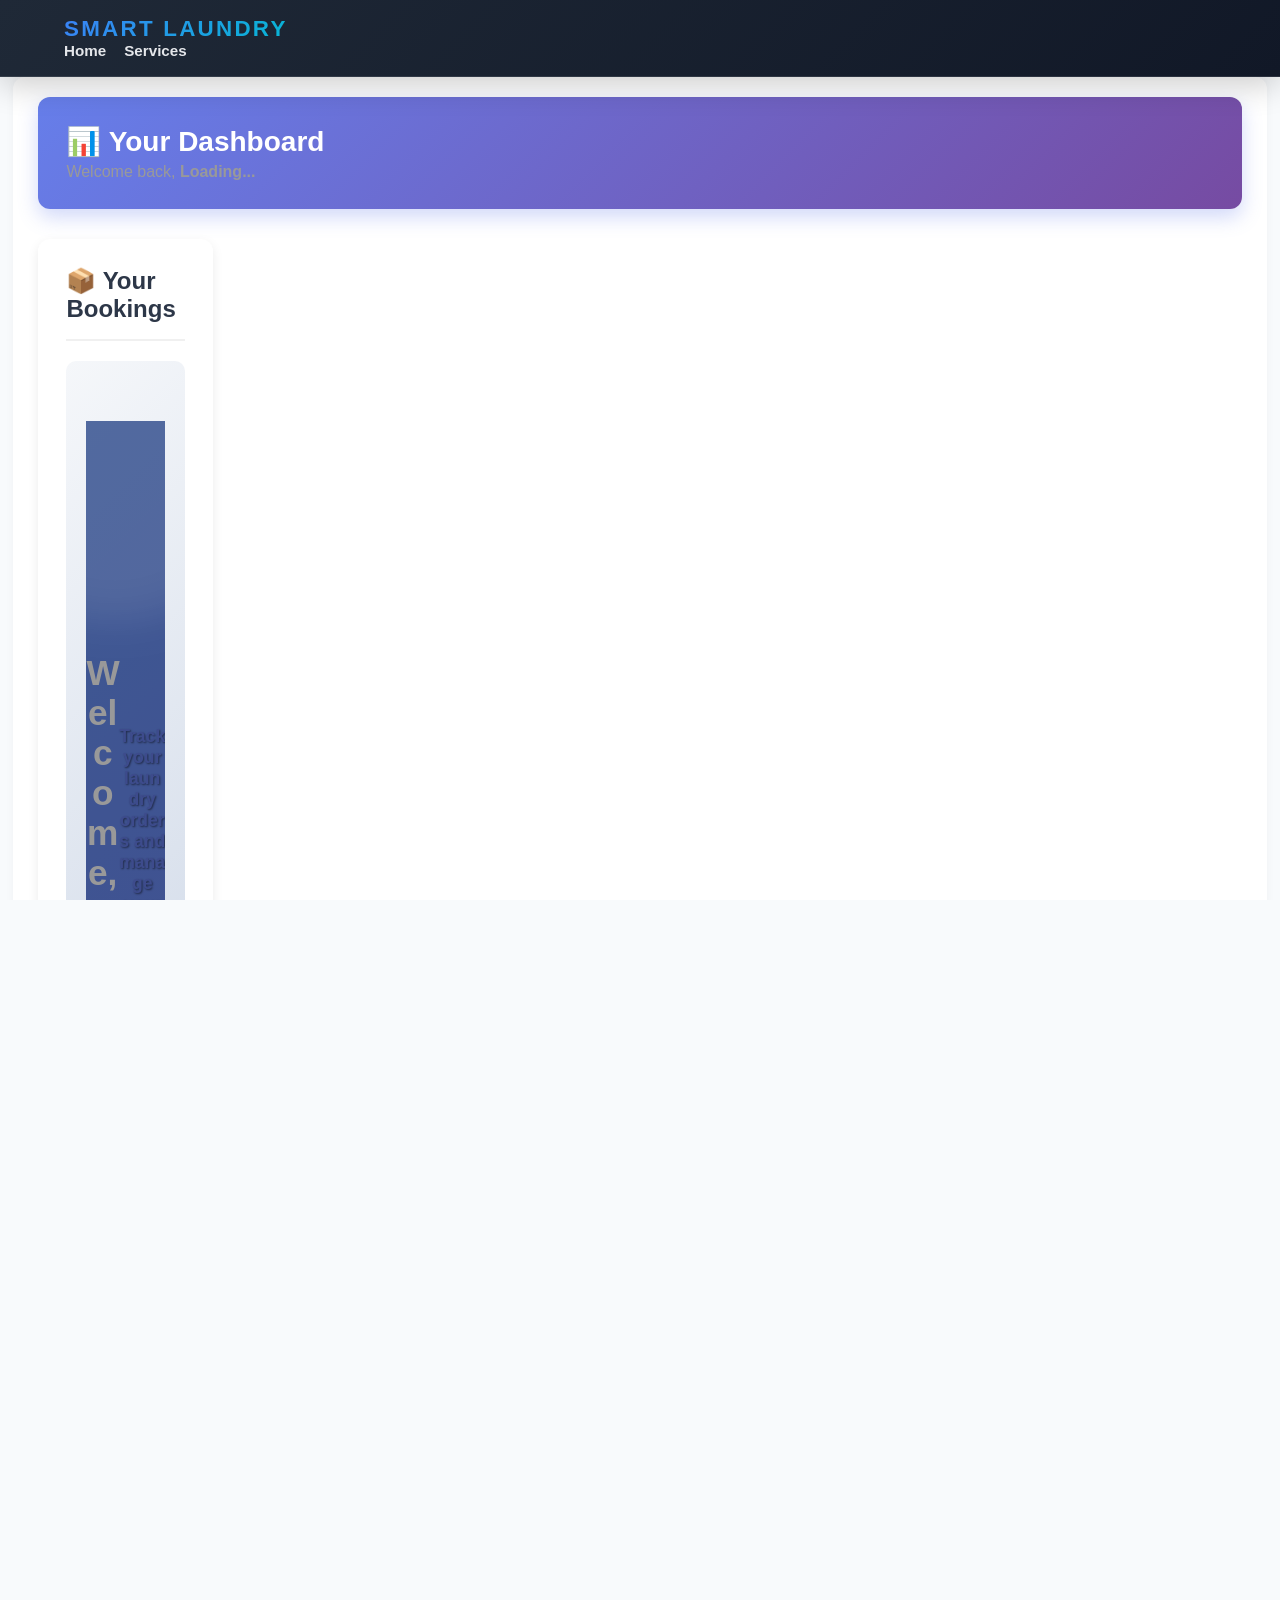
<file: dashboard.html>
<!doctype html>
<html lang="en">
  <head>
    <meta charset="UTF-8" />
    <meta
      name="viewport"
      content="width=device-width, initial-scale=1.0, maximum-scale=1.0, user-scalable=no"
    />
    <title>Smart Laundry - Dashboard</title>
    <link rel="stylesheet" href="styles.css" />
    <style>
      .dashboard-container {
        max-width: 98vw;
        margin: 0 auto;
        padding: 20px 2vw;
      }

      .dashboard-header {
        display: flex;
        justify-content: space-between;
        align-items: center;
        margin-bottom: 30px;
        padding: 28px;
        background: linear-gradient(135deg, #667eea 0%, #764ba2 100%);
        color: white;
        border-radius: 12px;
        box-shadow: 0 8px 20px rgba(102, 126, 234, 0.3);
      }

      .dashboard-header h1 {
        margin: 0;
        font-size: 28px;
        font-weight: 800;
      }

      .user-info {
        text-align: right;
      }

      .user-info p {
        margin: 5px 0;
        font-size: 14px;
        font-weight: 500;
      }

      .logout-btn {
        background-color: #ff6b6b;
        color: white;
        padding: 10px 20px;
        border: none;
        border-radius: 6px;
        cursor: pointer;
        margin-top: 10px;
        font-weight: 700;
        transition: all 0.3s ease;
        font-size: 14px;
      }

      .logout-btn:hover {
        background-color: #ff5252;
        transform: translateY(-2px);
        box-shadow: 0 4px 12px rgba(255, 107, 107, 0.3);
      }

      @media (max-width: 768px) {
        .dashboard-container {
          padding: 10px;
        }

        .dashboard-header {
          flex-direction: column;
          align-items: flex-start;
          padding: 20px;
        }

        .user-info {
          text-align: left;
          margin-top: 15px;
          width: 100%;
        }

        .logout-btn {
          width: 100%;
        }

        .dashboard-header h1 {
          font-size: 22px;
        }
      }

      .dashboard-grid {
        display: grid;
        grid-template-columns: 1fr 2fr;
        gap: 20px;
        margin-bottom: 30px;
      }

      @media (max-width: 768px) {
        .dashboard-grid {
          grid-template-columns: 1fr;
        }
      }

      .card {
        background: white;
        border-radius: 12px;
        padding: 28px;
        box-shadow: 0 4px 12px rgba(0, 0, 0, 0.08);
      }

      .card h2 {
        margin-top: 0;
        color: #2d3748;
        font-size: 24px;
        font-weight: 800;
        border-bottom: 2px solid #f0f0f0;
        padding-bottom: 16px;
      }

      .profile-field {
        margin-bottom: 15px;
      }

      .profile-field label {
        display: block;
        font-weight: 600;
        color: #555;
        margin-bottom: 5px;
        font-size: 12px;
      }

      .profile-field input {
        width: 100%;
        padding: 10px;
        border: 1px solid #ddd;
        border-radius: 5px;
        font-size: 14px;
        box-sizing: border-box;
      }

      .btn-group {
        display: flex;
        gap: 10px;
        margin-top: 20px;
      }

      .btn-primary {
        flex: 1;
        padding: 10px;
        background: linear-gradient(135deg, #667eea 0%, #764ba2 100%);
        color: white;
        border: none;
        border-radius: 5px;
        cursor: pointer;
        font-weight: 600;
      }

      .btn-secondary {
        flex: 1;
        padding: 10px;
        background-color: #f0f0f0;
        color: #333;
        border: 1px solid #ddd;
        border-radius: 5px;
        cursor: pointer;
        font-weight: 600;
      }

      .booking-item {
        background: white;
        padding: 20px;
        margin-bottom: 15px;
        border-left: 5px solid #667eea;
        border-radius: 8px;
        box-shadow: 0 2px 8px rgba(0, 0, 0, 0.08);
      }

      .booking-header {
        display: flex;
        justify-content: space-between;
        align-items: flex-start;
        margin-bottom: 15px;
        padding-bottom: 10px;
        border-bottom: 1px solid #f0f0f0;
      }

      .booking-id {
        font-weight: 700;
        color: #333;
        font-size: 16px;
      }

      .booking-status {
        display: inline-flex;
        align-items: center;
        padding: 6px 14px;
        border-radius: 20px;
        font-size: 12px;
        font-weight: 700;
        text-transform: uppercase;
        letter-spacing: 0.5px;
      }

      .status-booked {
        background-color: #f3f4f6;
        color: #374151;
        border: 1px solid #d1d5db;
      }

      .status-assigned {
        background-color: #dbeafe;
        color: #1e40af;
        border: 1px solid #3b82f6;
      }

      .status-on_transit {
        background-color: #fed7aa;
        color: #92400e;
        border: 1px solid #f97316;
      }

      .status-delivered {
        background-color: #dcfce7;
        color: #166534;
        border: 1px solid #22c55e;
      }

      /* Progress Indicator Styles */
      .delivery-progress {
        display: flex;
        align-items: center;
        justify-content: space-between;
        margin: 20px 0;
        padding: 20px;
        background: #f9fafb;
        border-radius: 8px;
        border-left: 4px solid #667eea;
      }

      .progress-step {
        display: flex;
        flex-direction: column;
        align-items: center;
        flex: 1;
        position: relative;
      }

      .progress-step:not(:last-child)::after {
        content: "";
        position: absolute;
        top: 20px;
        left: 50%;
        width: 100%;
        height: 2px;
        background: #e5e7eb;
        z-index: 0;
      }

      .progress-step.completed::after {
        background: #22c55e;
      }

      .progress-circle {
        width: 40px;
        height: 40px;
        border-radius: 50%;
        background: white;
        border: 2px solid #d1d5db;
        display: flex;
        align-items: center;
        justify-content: center;
        font-weight: 700;
        font-size: 18px;
        margin-bottom: 8px;
        position: relative;
        z-index: 1;
        transition: all 0.3s ease;
      }

      .progress-step.active .progress-circle {
        background: linear-gradient(135deg, #667eea 0%, #764ba2 100%);
        color: white;
        border-color: #667eea;
        box-shadow: 0 4px 12px rgba(102, 126, 234, 0.3);
        transform: scale(1.1);
      }

      .progress-step.completed .progress-circle {
        background: #22c55e;
        color: white;
        border-color: #22c55e;
      }

      .progress-label {
        font-size: 12px;
        font-weight: 600;
        color: #666;
        text-align: center;
      }

      .progress-step.active .progress-label {
        color: #667eea;
        font-weight: 700;
      }

      .progress-step.completed .progress-label {
        color: #22c55e;
        font-weight: 700;
      }

      @media (max-width: 640px) {
        .delivery-progress {
          margin: 15px 0;
          padding: 15px;
        }

        .progress-step {
          flex: 0 1 auto;
        }

        .progress-step:not(:last-child)::after {
          width: 20px;
          left: 60%;
        }

        .progress-circle {
          width: 32px;
          height: 32px;
          font-size: 14px;
        }

        .progress-label {
          font-size: 10px;
        }
      }

      .booking-details {
        display: grid;
        grid-template-columns: repeat(auto-fit, minmax(160px, 1fr));
        gap: 20px;
        font-size: 14px;
        color: #666;
      }

      .booking-detail-item {
        display: flex;
        flex-direction: column;
      }

      .booking-detail-label {
        font-weight: 700;
        color: #555;
        font-size: 11px;
        text-transform: uppercase;
        letter-spacing: 0.5px;
        margin-bottom: 6px;
      }

      .booking-detail-value {
        color: #333;
        margin-top: 0;
        font-size: 16px;
        font-weight: 600;
      }

      .booking-detail-date {
        color: #999;
        font-size: 12px;
        font-weight: 500;
      }

      .empty-state {
        text-align: center;
        padding: 60px 20px;
        color: #999;
        background: linear-gradient(135deg, #f5f7fa 0%, #c3cfe2 100%);
        border-radius: 10px;
      }

      .empty-state p {
        margin: 10px 0;
      }

      .btn-book {
        background: linear-gradient(135deg, #667eea 0%, #764ba2 100%);
        color: white;
        padding: 14px 32px;
        border: none;
        border-radius: 8px;
        cursor: pointer;
        text-decoration: none;
        display: inline-block;
        margin-top: 30px;
        font-weight: 700;
        font-size: 16px;
        transition: all 0.3s ease;
        box-shadow: 0 4px 15px rgba(102, 126, 234, 0.3);
      }

      .btn-book:hover {
        transform: translateY(-3px);
        box-shadow: 0 8px 25px rgba(102, 126, 234, 0.4);
        background: linear-gradient(135deg, #764ba2 0%, #667eea 100%);
      }

      .btn-book:active {
        transform: translateY(-1px);
      }

      .booking-item:hover {
        box-shadow: 0 6px 16px rgba(102, 126, 234, 0.2);
        transform: translateY(-2px);
      }

      .booking-item {
        transition: all 0.3s ease;
      }

      .empty-state h3 {
        font-size: 24px;
        margin: 0 0 10px 0;
      }

      .empty-state p {
        font-size: 16px;
      }

      .message {
        padding: 15px;
        border-radius: 5px;
        margin-bottom: 20px;
        display: none;
      }

      .message.error {
        background-color: #fee;
        color: #c33;
        display: block;
      }

      .message.success {
        background-color: #efe;
        color: #3c3;
        display: block;
      }

      .loading {
        text-align: center;
        padding: 60px 20px;
        background: linear-gradient(135deg, #f5f7fa 0%, #c3cfe2 100%);
        border-radius: 10px;
      }

      .loading p {
        color: #667eea;
        font-weight: 600;
        font-size: 16px;
        margin-top: 15px;
      }

      .spinner {
        border: 4px solid #f0f0f0;
        border-top: 4px solid #667eea;
        border-radius: 50%;
        width: 48px;
        height: 48px;
        animation: spin 1s linear infinite;
        margin: 0 auto;
      }

      @keyframes spin {
        0% {
          transform: rotate(0deg);
        }
        100% {
          transform: rotate(360deg);
        }
      }

      .empty-state h3 {
        font-size: 28px;
        margin: 0 0 15px 0;
        color: #667eea;
      }

      .empty-state p {
        font-size: 16px;
        margin: 8px 0;
        color: #666;
      }
    </style>
  </head>
  <body>
    <!-- NAVBAR -->
    <nav class="navbar">
      <h1>Smart Laundry</h1>
      <ul>
          <li><a href="/">Home</a></li>
          <li><a href="/#services">Services</a></li>
          <li id="dashboardNav" style="display: none">
            <a href="/dashboard.html">📊 Dashboard</a>
          </li>
          <li id="profileDropdownNav" style="display: none" class="profile-dropdown">
            <button class="navbar a profile-dropdown-btn" id="profileDropdownBtn" onclick="toggleProfileDropdown()">
              👤 <span id="profileDropdownName">Profile</span>
            </button>
            <div class="profile-dropdown-menu" id="profileDropdownMenu">
              <div class="profile-dropdown-header">
                <h3 id="profileDropdownTitle">Your Profile</h3>
                <p id="profileDropdownEmail">email@example.com</p>
              </div>
              <div class="profile-dropdown-content">
                <div class="profile-dropdown-item">
                  <strong>Name:</strong>
                  <span id="profileDropdownNameVal">-</span>
                </div>
                <div class="profile-dropdown-item">
                  <strong>Phone:</strong>
                  <span id="profileDropdownPhoneVal">-</span>
                </div>
                <div class="profile-dropdown-item">
                  <strong>Address:</strong>
                  <span id="profileDropdownAddressVal">-</span>
                </div>
                <div class="profile-dropdown-item">
                  <strong>Member Since:</strong>
                  <span id="profileDropdownDateVal">-</span>
                </div>
              </div>
              <div class="profile-dropdown-footer">
                <button class="profile-logout-btn" onclick="logoutFromNav()">
                  🚪 Logout
                </button>
              </div>
            </div>
          </li>
      </ul>
      </nav>
      <style>
        .navbar {
          display: flex;
          justify-content: space-between;
          align-items: center;
          flex-wrap: wrap;
        }
        .nav-links {
          display: flex;
          flex-direction: row;
          list-style: none;
          padding: 0;
          margin: 0;
        }
        .nav-links li {
          margin: 0 10px;
        }
        @media (max-width: 768px) {
          .nav-links {
            flex-direction: column;
            width: 100%;
          }
        }
      </style>
    </nav>

    <div class="dashboard-container container">
      <div class="dashboard-header">
        <div>
          <h1>📊 Your Dashboard</h1>
          <p style="color: #999; margin: 5px 0 0 0">
            Welcome back, <strong id="userName">Loading...</strong>
          </p>
        </div>
      </div>

      <div class="dashboard-grid">
        <!-- Bookings Card (Full Width) -->
        <div class="card" style="grid-column: 1 / -1">
          <h2>📦 Your Bookings</h2>
          <div id="bookingsMessage" class="message"></div>

          <div id="bookingsContainer">
            <div class="loading">
      <section class="hero">
        <h1>Welcome, <span id="userName">User</span>!</h1>
        <p>Track your laundry orders and manage your account.</p>
      </section>
      <style>
        .hero {
          width: 100%;
          max-width: 100vw;
          padding: 60px 0 30px 0;
          text-align: center;
          box-sizing: border-box;
        }
        .hero h1 {
          font-size: 2.2rem;
          margin-bottom: 16px;
          word-break: break-word;
        }
        .hero p {
          font-size: 1.1rem;
          margin-bottom: 24px;
          word-break: break-word;
        }
        @media (max-width: 600px) {
          .hero {
            padding: 30px 0 10px 0;
            text-align: left;
          }
          .hero h1 {
            font-size: 1.5rem;
          }
          .hero p {
            font-size: 1rem;
          }
        }
      </style>
              <div class="spinner"></div>
              <p>Loading bookings...</p>
            </div>
          </div>

          <a
            href="#"
            onclick="
              goToNewBooking();
              return false;
            "
            class="btn-book"
            >+ New Booking</a
          >
        </div>
      </div>
    </div>

    <script src="script.js"></script>
    <script>
      // Dynamic API URL - works for both local dev and production
      const API_BASE_URL =
        window.location.hostname === "localhost" ||
        window.location.hostname === "127.0.0.1"
          ? "http://localhost:5000/api"
          : `${window.location.protocol}//${window.location.host}/api`;

      // Check authentication
      function checkAuth() {
        const token = localStorage.getItem("access_token");
        if (!token) {
          window.location.href = "/auth.html";
          return false;
        }
        return true;
      }

      // Initialize dashboard
      async function initDashboard() {
        if (!checkAuth()) return;

        const user = JSON.parse(localStorage.getItem("user") || "{}");
        document.getElementById("userName").textContent = user.name || "User";

        // Debug logging
        const token = localStorage.getItem("access_token");
        console.log("🔐 Dashboard Init - Token exists:", !!token);
        console.log("👤 User data:", user);
        console.log("🔌 API Base URL:", API_BASE_URL);

        // Update navbar
        updateAuthNav();

        // Load bookings
        await loadBookings();
      }

      // Load bookings
      async function loadBookings() {
        try {
          const token = localStorage.getItem("access_token");
          if (!token) {
            throw new Error("No authentication token found");
          }

          const response = await fetch(`${API_BASE_URL}/bookings/my-bookings`, {
            method: "GET",
            headers: {
              "Content-Type": "application/json",
              Authorization: `Bearer ${token}`,
            },
          });

          if (!response.ok) {
            const errorText = await response.text();
            console.error("Bookings API Error:", response.status, errorText);
            throw new Error(
              `API Error ${response.status}: ${response.statusText}`,
            );
          }

          const data = await response.json();
          const bookings = data.bookings || [];

          const container = document.getElementById("bookingsContainer");

          if (bookings.length === 0) {
            container.innerHTML = `
              <div class="empty-state">
                <h3>📭 No Bookings Yet</h3>
                <p>You haven't placed any laundry orders yet.</p>
                <p style="font-size: 14px; color: #999;">Click the "+ New Booking" button below to get started!</p>
              </div>
            `;
            return;
          }

          container.innerHTML = bookings
            .map((booking) => {
              // Format dates properly
              const createdDate = new Date(booking.created_at);
              const createdFormatted = createdDate.toLocaleDateString("en-US", {
                month: "short",
                day: "numeric",
                year: "numeric",
              });
              const createdTime = createdDate.toLocaleTimeString("en-US", {
                hour: "numeric",
                minute: "2-digit",
              });

              // Generate progress indicator
              const statuses = [
                { name: "booked", label: "🔖", text: "Booked" },
                { name: "assigned", label: "✅", text: "Assigned" },
                { name: "on_transit", label: "🚚", text: "In Transit" },
                { name: "delivered", label: "✓", text: "Delivered" },
              ];

              const currentStatusIndex = statuses.findIndex(
                (s) => s.name === booking.status,
              );

              const progressHTML = `
                <div class="delivery-progress">
                  ${statuses
                    .map((status, index) => {
                      const isActive = index === currentStatusIndex;
                      const isCompleted = index < currentStatusIndex;
                      const icon =
                        isCompleted && status.name !== "delivered"
                          ? "✓"
                          : status.name === "on_transit"
                            ? "🚚"
                            : status.label;
                      return `
                    <div class="progress-step ${isActive ? "active" : ""} ${isCompleted ? "completed" : ""}">
                      <div class="progress-circle">${icon}</div>
                      <div class="progress-label">${status.text}</div>
                    </div>
                  `;
                    })
                    .join("")}
                </div>
              `;

              return `
            <div class="booking-item">
              <div class="booking-header">
                <div>
                  <div class="booking-id">📦 Booking #${booking.id}</div>
                  <div class="booking-detail-date">Created: ${createdFormatted} at ${createdTime}</div>
                </div>
                <span class="booking-status status-${booking.status}">
                  ${booking.status
                    .replace(/_/g, " ")
                    .split(" ")
                    .map((word) => word.charAt(0).toUpperCase() + word.slice(1))
                    .join(" ")}
                </span>
              </div>
              ${progressHTML}
              <div class="booking-details">
                <div class="booking-detail-item">
                  <span class="booking-detail-label">Service</span>
                  <span class="booking-detail-value">${booking.service}</span>
                </div>
                <div class="booking-detail-item">
                  <span class="booking-detail-label">Quantity</span>
                  <span class="booking-detail-value">${booking.quantity} kg</span>
                </div>
                <div class="booking-detail-item">
                  <span class="booking-detail-label">Price</span>
                  <span class="booking-detail-value">KSh ${parseFloat(booking.price).toFixed(2)}</span>
                </div>
                <div class="booking-detail-item">
                  <span class="booking-detail-label">Location</span>
                  <span class="booking-detail-value">${booking.location}</span>
                </div>
                <div class="booking-detail-item">
                  <span class="booking-detail-label">Delivery Date</span>
                  <span class="booking-detail-value">${booking.delivery_date}</span>
                </div>
              </div>
            </div>
          `;
            })
            .join("");
        } catch (err) {
          console.error("Bookings load error:", err);
          const container = document.getElementById("bookingsContainer");
          container.innerHTML = `
            <div class="empty-state">
              <h3>❌ Error Loading Bookings</h3>
              <p>${err.message}</p>
              <p style="font-size: 12px; color: #999;">Please try refreshing the page or contact support.</p>
            </div>
          `;
        }
      }

      // Logout
      function logout() {
        if (confirm("Are you sure you want to logout?")) {
          localStorage.removeItem("access_token");
          localStorage.removeItem("user");
          window.location.href = "/";
        }
      }

      // Navigate to new booking
      function goToNewBooking() {
        window.location.href = "/#bookingForm";
      }

      // Initialize on load
      window.addEventListener("load", initDashboard);
    </script>
  </body>
</html>
</file>
<file: styles.css>
html, body {
  height: 100%;
  margin: 0;
  padding: 0;
  font-family: 'Segoe UI', Tahoma, Geneva, Verdana, sans-serif;
  background: #f8fafc;
  color: #222;
  width: 100vw;
  max-width: 100vw;
  overflow-x: hidden;
  box-sizing: border-box;
  font-size: 16px;
}
*, *::before, *::after {
  box-sizing: inherit;
}
.container {
  width: 100%;
  max-width: 98vw;
  margin: 0 auto;
  padding: 24px 2vw;
  background: #fff;
  border-radius: 12px;
  box-shadow: 0 2px 8px rgba(0,0,0,0.04);
}
/* Responsive Styles */
@media (max-width: 900px) {
  .container {
    max-width: 100vw;
    padding: 12px 4px;
    border-radius: 0;
    box-shadow: none;
  }
}

@media (max-width: 600px) {
  html, body {
    font-size: 15px;
  }
  .container {
    max-width: 100vw;
    padding: 8px 2vw;
    border-radius: 0;
    box-shadow: none;
  }
  .navbar {
    flex-direction: column;
    align-items: flex-start;
    padding: 10px 0;
    width: 100%;
    box-sizing: border-box;
  }
  .navbar .logo {
    margin-bottom: 10px;
  }
  .navbar .nav-links {
    flex-direction: column;
    width: 100%;
    gap: 8px;
  }
  .hero {
    padding: 30px 0 10px 0;
    text-align: left;
  }
  .hero h1 {
    font-size: 2rem;
  }
  .hero p {
    font-size: 1rem;
  }
  .floating-whatsapp {
    right: 10px;
    bottom: 10px;
    width: 48px;
    height: 48px;
  }
  .whatsapp-btn {
    font-size: 1.2rem;
    padding: 10px 0;
  }
  table {
    font-size: 0.95rem;
  }
}
table {
  width: 100%;
  border-collapse: collapse;
  margin-bottom: 24px;
  background: #fff;
  box-shadow: 0 1px 4px rgba(0,0,0,0.03);
  border-radius: 8px;
  overflow-x: auto;
}

html {
  box-sizing: border-box;
  width: 100vw;
  overflow-x: hidden;
}
*, *:before, *:after {
  box-sizing: inherit;
}

body {
  margin: 0;
  font-family: "Segoe UI", Tahoma, Geneva, Verdana, sans-serif;
  background: #f8fafc;
  color: #1f2937;
  width: 100vw;
  min-width: 0;
  overflow-x: hidden;
}

/* NAVBAR */

.navbar {
  display: flex;
  flex-wrap: wrap;
  justify-content: space-between;
  align-items: center;
  background: linear-gradient(135deg, #1f2937 0%, #111827 100%);
  backdrop-filter: blur(10px);
  color: white;
  padding: 16px 5vw;
  position: sticky;
  top: 0;
  z-index: 100;
  box-shadow: 0 8px 32px rgba(0, 0, 0, 0.2);
  border-bottom: 1px solid rgba(255, 255, 255, 0.1);
  width: 100vw;
  min-width: 0;
  overflow-x: auto;
}

.navbar h1 {
  margin: 0;
  font-size: 1.4rem;
  letter-spacing: 0.1em;
  text-transform: uppercase;
  font-weight: 800;
  background: linear-gradient(135deg, #3b82f6, #06b6d4);
  -webkit-background-clip: text;
  -webkit-text-fill-color: transparent;
  background-clip: text;
  transition: all 0.3s ease;
}

.navbar h1:hover {
  transform: scale(1.05);
}

.navbar ul {
  list-style: none;
  display: flex;
  flex-wrap: wrap;
  gap: 18px;
  margin: 0;
  align-items: center;
  padding: 0;
  width: 100%;
  min-width: 0;
  overflow-x: auto;
}

.navbar a {
  color: #e5e7eb;
  text-decoration: none;
  font-weight: 600;
  font-size: 0.95rem;
  transition: all 0.3s ease;
  position: relative;
  padding-bottom: 4px;
  border-bottom: 2px solid transparent;
  word-break: break-word;
  white-space: pre-line;
  max-width: 100vw;
}
/* Responsive images and tables */
img, video, iframe {
  max-width: 100%;
  height: auto;
  display: block;
}

table {
  width: 100%;
  border-collapse: collapse;
  overflow-x: auto;
  display: block;
}

.table-container {
  width: 100%;
  overflow-x: auto;
}
/* Utility for containers */
.container, .dashboard-container, .auth-container, .main-content, .services, .how, .contact, .pricing, .coverage, .testimonials {
  max-width: 1200px;
  width: 100%;
  margin-left: auto;
  margin-right: auto;
  box-sizing: border-box;
  min-width: 0;
}
/* Ensure text wraps and buttons/inputs never overflow */
button, input, select, textarea {
  max-width: 100%;
  min-width: 0;
  word-break: break-word;
  box-sizing: border-box;
}

.card, .service-card, .pricing-card, .testimonial-card, .turnaround-card, .coverage-card, .contact-card {
  max-width: 100%;
  min-width: 0;
  box-sizing: border-box;
  word-break: break-word;
}
/* Fix for horizontal scroll on mobile for all sections */
@media (max-width: 600px) {
  html, body {
    width: 100vw;
    min-width: 0;
    overflow-x: hidden;
  }
  .navbar, .navbar ul {
    flex-direction: column;
    align-items: stretch;
    gap: 8px;
    padding: 12px 2vw;
  }
  .navbar ul {
    gap: 8px;
  }
  .container, .dashboard-container, .auth-container, .main-content, .services, .how, .contact, .pricing, .coverage, .testimonials {
    padding-left: 8px;
    padding-right: 8px;
  }
}

.navbar a::after {
  content: "";
  position: absolute;
  bottom: 0;
  left: 0;
  width: 0;
  height: 2px;
  background: linear-gradient(90deg, #3b82f6, #06b6d4);
  transition: width 0.3s ease;
}

.navbar a:hover {
  color: #3b82f6;
  transform: translateY(-2px);
}

.navbar a:hover::after {
  width: 100%;
}

/* PROFILE DROPDOWN */
.profile-dropdown {
  position: relative;
}

.profile-dropdown-btn {
  display: flex;
  align-items: center;
  gap: 8px;
  padding: 8px 12px !important;
  background: rgba(59, 130, 246, 0.2) !important;
  border: 1px solid rgba(59, 130, 246, 0.5) !important;
  border-radius: 6px !important;
  cursor: pointer;
  transition: all 0.3s ease !important;
}

.profile-dropdown-btn:hover {
  background: rgba(59, 130, 246, 0.3) !important;
  border-color: rgba(59, 130, 246, 0.8) !important;
}

.profile-dropdown-btn::after {
  content: "▼" !important;
  font-size: 0.7rem !important;
  transition: transform 0.3s ease !important;
}

.profile-dropdown-btn.active::after {
  transform: rotate(180deg);
}

.profile-dropdown-menu {
  position: absolute;
  top: 100%;
  right: 0;
  background: linear-gradient(135deg, #1f2937 0%, #374151 100%);
  border: 1px solid rgba(59, 130, 246, 0.5);
  border-radius: 10px;
  box-shadow: 0 10px 40px rgba(0, 0, 0, 0.3);
  padding: 12px 0;
  margin-top: 8px;
  min-width: 280px;
  display: none;
  z-index: 1000;
  animation: slideDown 0.3s ease;
}

.profile-dropdown-menu.active {
  display: block;
}

@keyframes slideDown {
  from {
    opacity: 0;
    transform: translateY(-10px);
  }
  to {
    opacity: 1;
    transform: translateY(0);
  }
}

.profile-dropdown-header {
  padding: 16px 20px;
  border-bottom: 1px solid rgba(59, 130, 246, 0.3);
}

.profile-dropdown-header h3 {
  margin: 0 0 4px 0;
  font-size: 15px;
  color: white;
}

.profile-dropdown-header p {
  margin: 0;
  font-size: 13px;
  color: #9ca3af;
}

.profile-dropdown-content {
  padding: 12px 0;
}

.profile-dropdown-item {
  padding: 8px 20px;
  color: #d1d5db;
  font-size: 13px;
  display: flex;
  justify-content: space-between;
  align-items: center;
  cursor: default;
  transition: background 0.2s ease;
}

.profile-dropdown-item.clickable {
  cursor: pointer;
}

.profile-dropdown-item.clickable:hover {
  background: rgba(59, 130, 246, 0.2);
}

.profile-dropdown-item strong {
  color: #e5e7eb;
  margin-right: 8px;
}

.profile-dropdown-footer {
  padding: 12px 20px;
  border-top: 1px solid rgba(59, 130, 246, 0.3);
}

.profile-logout-btn {
  width: 100%;
  padding: 10px !important;
  background: linear-gradient(135deg, #ef4444, #dc2626) !important;
  color: white !important;
  border: none !important;
  border-radius: 6px !important;
  font-weight: 600 !important;
  cursor: pointer !important;
  font-size: 14px !important;
  transition: all 0.3s ease !important;
}

.profile-logout-btn:hover {
  background: linear-gradient(135deg, #dc2626, #b91c1c) !important;
  transform: translateY(-2px) !important;
}

/* HERO */
.hero {
  min-height: calc(100vh - 80px); /* Account for navbar height */
  display: flex;
  align-items: center;
  justify-content: center;
  background:
    linear-gradient(135deg, rgba(59, 130, 246, 0.8), rgba(99, 102, 241, 0.8)),
    url("https://images.unsplash.com/photo-1582735689369-4fe89db7114c?w=1200&h=800&fit=crop&crop=center");
  background-size: cover;
  background-position: center;
  background-attachment: fixed;
  color: white;
  position: relative;
  overflow: hidden;
  padding: 40px 20px; /* Reduced padding since navbar is accounted for in height */
  box-sizing: border-box;
}

.hero::before {
  content: "";
  position: absolute;
  top: 0;
  left: 0;
  right: 0;
  bottom: 0;
  background: rgba(0, 0, 0, 0.4);
  z-index: 1;
}

.hero::after {
  content: "";
  position: absolute;
  width: 300px;
  height: 300px;
  border-radius: 50%;
  background: rgba(255, 255, 255, 0.1);
  top: -100px;
  right: -100px;
  filter: blur(20px);
  animation: float 8s ease-in-out infinite;
  z-index: 1;
}

.hero-content {
  position: relative;
  z-index: 2;
  text-align: center;
  max-width: 800px;
  padding: 0 20px;
}

.hero h2 {
  font-size: clamp(3rem, 8vw, 5rem);
  margin: 0 0 20px;
  letter-spacing: 0.05em;
  font-weight: 900;
  text-shadow:
    2px 2px 4px rgba(0, 0, 0, 0.5),
    0 0 20px rgba(59, 130, 246, 0.3);
  animation:
    fadeInUp 1s ease forwards,
    pulse 2s ease-in-out infinite 1s,
    textGlow 3s ease-in-out infinite alternate;
  background: linear-gradient(45deg, #ffffff, #e0e7ff, #ffffff);
  -webkit-background-clip: text;
  -webkit-text-fill-color: transparent;
  background-clip: text;
}

@keyframes textGlow {
  from {
    text-shadow:
      2px 2px 4px rgba(0, 0, 0, 0.5),
      0 0 20px rgba(59, 130, 246, 0.3);
  }
  to {
    text-shadow:
      2px 2px 4px rgba(0, 0, 0, 0.5),
      0 0 30px rgba(59, 130, 246, 0.6),
      0 0 40px rgba(59, 130, 246, 0.4);
  }
}

.hero p {
  margin: 0 0 40px;
  font-size: 1.5rem;
  opacity: 0.95;
  font-weight: 600;
  text-shadow: 1px 1px 2px rgba(0, 0, 0, 0.5);
  animation: fadeInUp 1s ease 0.2s forwards;
}

.process-steps {
  display: flex;
  align-items: center;
  justify-content: center;
  gap: 15px;
  margin: 0 0 40px;
  flex-wrap: wrap;
  animation: fadeInUp 1s ease 0.3s forwards;
}

.step {
  display: flex;
  flex-direction: column;
  align-items: center;
  background: linear-gradient(
    135deg,
    rgba(255, 255, 255, 0.2),
    rgba(255, 255, 255, 0.1)
  );
  backdrop-filter: blur(15px);
  padding: 25px 20px;
  border-radius: 20px;
  border: 1px solid rgba(255, 255, 255, 0.3);
  min-width: 110px;
  transition: all 0.4s cubic-bezier(0.175, 0.885, 0.32, 1.275);
  position: relative;
  overflow: hidden;
}

.step::before {
  content: "";
  position: absolute;
  top: 0;
  left: -100%;
  width: 100%;
  height: 100%;
  background: linear-gradient(
    90deg,
    transparent,
    rgba(255, 255, 255, 0.2),
    transparent
  );
  transition: left 0.5s;
}

.step:hover::before {
  left: 100%;
}

.step:hover {
  transform: translateY(-8px) scale(1.05);
  background: linear-gradient(
    135deg,
    rgba(255, 255, 255, 0.3),
    rgba(255, 255, 255, 0.15)
  );
  box-shadow:
    0 20px 40px rgba(0, 0, 0, 0.3),
    0 0 30px rgba(59, 130, 246, 0.3);
  border-color: rgba(255, 255, 255, 0.5);
}

.step-icon {
  font-size: 2.5rem;
  margin-bottom: 10px;
  animation:
    bounce 2s ease-in-out infinite,
    glow 3s ease-in-out infinite alternate;
  filter: drop-shadow(0 2px 4px rgba(0, 0, 0, 0.2));
}

.step:nth-child(1) .step-icon {
  animation-delay: 0s;
}
.step:nth-child(3) .step-icon {
  animation-delay: 0.5s;
}
.step:nth-child(5) .step-icon {
  animation-delay: 1s;
}
.step:nth-child(7) .step-icon {
  animation-delay: 1.5s;
}

@keyframes bounce {
  0%,
  20%,
  50%,
  80%,
  100% {
    transform: translateY(0);
  }
  40% {
    transform: translateY(-10px);
  }
  60% {
    transform: translateY(-5px);
  }
}

@keyframes glow {
  from {
    filter: drop-shadow(0 2px 4px rgba(0, 0, 0, 0.2));
  }
  to {
    filter: drop-shadow(0 2px 8px rgba(59, 130, 246, 0.4));
  }
}

.step-text {
  font-size: 1rem;
  font-weight: 700;
  text-align: center;
  color: white;
  text-shadow: 1px 1px 3px rgba(0, 0, 0, 0.7);
  letter-spacing: 0.5px;
}

.step-arrow {
  font-size: 1.8rem;
  color: #fbbf24;
  font-weight: bold;
  animation:
    pulse 2s ease-in-out infinite,
    sparkle 1.5s ease-in-out infinite;
  text-shadow: 0 0 10px rgba(251, 191, 36, 0.5);
}

@keyframes pulse {
  0%,
  100% {
    opacity: 0.8;
    transform: scale(1);
  }
  50% {
    opacity: 1;
    transform: scale(1.1);
  }
}

@keyframes sparkle {
  0%,
  100% {
    transform: scale(1) rotate(0deg);
  }
  25% {
    transform: scale(1.1) rotate(5deg);
  }
  50% {
    transform: scale(1.2) rotate(0deg);
  }
  75% {
    transform: scale(1.1) rotate(-5deg);
  }
}

.hero-stats {
  display: flex;
  justify-content: center;
  gap: 30px;
  margin: 30px 0;
  flex-wrap: wrap;
}

.hero .stat {
  background: rgba(255, 255, 255, 0.2);
  backdrop-filter: blur(10px);
  padding: 15px 20px;
  border-radius: 50px;
  font-size: 1.1rem;
  border: 1px solid rgba(255, 255, 255, 0.3);
  animation: fadeInUp 1s ease 0.4s forwards;
  opacity: 0;
  transform: translateY(20px);
}

.hero .stat:nth-child(2) {
  animation-delay: 0.6s;
}

.hero .stat:nth-child(3) {
  animation-delay: 0.8s;
}

@keyframes pulse {
  0%,
  100% {
    transform: scale(1);
  }
  50% {
    transform: scale(1.05);
  }
}

@keyframes float {
  0%,
  100% {
    transform: translateY(0) translateX(0);
  }
  50% {
    transform: translateY(20px) translateX(-10px);
  }
}

@keyframes fadeInUp {
  from {
    opacity: 0;
    transform: translateY(18px);
  }
  to {
    opacity: 1;
    transform: translateY(0);
  }
}

.hero button,
/* WhatsApp floating button - responsive */
.floating-whatsapp {
  position: fixed;
  right: 24px;
  bottom: 24px;
  z-index: 1000;
  width: 60px;
  height: 60px;
  background: #25d366;
  border-radius: 50%;
  display: flex;
  align-items: center;
  justify-content: center;
  box-shadow: 0 2px 8px rgba(0,0,0,0.15);
  transition: background 0.2s;
  overflow: hidden;
}
.floating-whatsapp:hover {
  background: #128c7e;
}
.whatsapp-btn {
  color: #fff;
  font-size: 2rem;
  border: none;
  background: none;
  cursor: pointer;
  outline: none;
  padding: 0;
  width: 100%;
  height: 100%;
  display: flex;
  align-items: center;
  justify-content: center;
}
@media (max-width: 600px) {
  .floating-whatsapp {
    right: 10px;
    bottom: 10px;
    width: 48px;
    height: 48px;
  }
  .whatsapp-btn {
    font-size: 1.4rem;
  }
}
  background: #25d366;
  color: white;
  padding: 16px 26px;
  font-size: 1.1rem;
}

.hero .whatsapp:hover {
  transform: translateY(-2px) scale(1.02);
  background: #1ebe5c;
}

/* SECTIONS */
.services,
.how,
.contact,
.pricing {
  padding: 60px 20px;
  text-align: center;
  max-width: 1200px;
  margin: auto;
  background: linear-gradient(135deg, #f8fafc 0%, #e2e8f0 100%);
  border-radius: 20px;
  margin-bottom: 40px;
  position: relative;
  overflow: hidden;
}

.pricing::before {
  content: "";
  position: absolute;
  top: 0;
  left: 0;
  right: 0;
  bottom: 0;
  background:
    radial-gradient(
      circle at 20% 30%,
      rgba(59, 130, 246, 0.05) 0%,
      transparent 50%
    ),
    radial-gradient(
      circle at 80% 70%,
      rgba(16, 185, 129, 0.05) 0%,
      transparent 50%
    );
  pointer-events: none;
}

.services {
  background: linear-gradient(135deg, #667eea 0%, #764ba2 50%, #f093fb 100%);
  background-attachment: fixed;
  border-radius: 25px;
  margin: 40px auto;
  box-shadow: 0 20px 60px rgba(102, 126, 234, 0.3);
  position: relative;
  overflow: hidden;
}

.services::before {
  content: "";
  position: absolute;
  top: 0;
  left: 0;
  right: 0;
  bottom: 0;
  background:
    radial-gradient(
      circle at 20% 80%,
      rgba(120, 119, 198, 0.3) 0%,
      transparent 50%
    ),
    radial-gradient(
      circle at 80% 20%,
      rgba(255, 119, 198, 0.3) 0%,
      transparent 50%
    ),
    radial-gradient(
      circle at 40% 40%,
      rgba(120, 119, 198, 0.2) 0%,
      transparent 50%
    );
  pointer-events: none;
}

.services::after {
  content: "";
  position: absolute;
  top: -50%;
  left: -50%;
  width: 200%;
  height: 200%;
  background: url('data:image/svg+xml,<svg xmlns="http://www.w3.org/2000/svg" viewBox="0 0 100 100"><defs><pattern id="grain" width="100" height="100" patternUnits="userSpaceOnUse"><circle cx="25" cy="25" r="1" fill="rgba(255,255,255,0.1)"/><circle cx="75" cy="75" r="0.5" fill="rgba(255,255,255,0.05)"/><circle cx="50" cy="10" r="0.8" fill="rgba(255,255,255,0.08)"/></pattern></defs><rect width="100" height="100" fill="url(%23grain)"/></svg>');
  opacity: 0.4;
  animation: float 20s ease-in-out infinite;
  pointer-events: none;
}

@keyframes float {
  0%,
  100% {
    transform: translateY(0px) rotate(0deg);
  }
  33% {
    transform: translateY(-10px) rotate(1deg);
  }
  66% {
    transform: translateY(5px) rotate(-1deg);
  }
}

.services h2,
.how h2,
.contact h2,
.pricing h2 {
  margin-bottom: 16px;
  color: #1f2937;
  font-size: 2.5rem;
  font-weight: 800;
  text-shadow: 0 2px 4px rgba(0, 0, 0, 0.1);
  position: relative;
  z-index: 1;
}

.services h2 {
  color: white;
  text-shadow: 2px 2px 4px rgba(0, 0, 0, 0.3);
  font-size: 2.5rem;
  font-weight: 800;
  margin-bottom: 10px;
}

.services-subtitle {
  color: white; /* Changed to white */
  font-size: 2rem; /* Increased to 2rem */
  margin-bottom: 30px;
  font-weight: 500;
  text-shadow: 1px 1px 2px rgba(0, 0, 0, 0.2);
}

.services > * {
  position: relative;
  z-index: 2;
}

.pricing-note {
  margin: 0 auto 24px;
  max-width: 800px;
  color: #475569;
  font-size: 1rem;
  font-weight: 500;
  background: rgba(255, 255, 255, 0.8);
  padding: 12px 20px;
  border-radius: 12px;
  border-left: 4px solid #3b82f6;
  position: relative;
  z-index: 1;
}

.pricing-cards {
  display: grid;
  grid-template-columns: repeat(auto-fit, minmax(300px, 1fr));
  gap: 24px;
  margin-top: 20px;
  position: relative;
  z-index: 1;
}

.pricing-card {
  background: rgba(255, 255, 255, 0.95);
  backdrop-filter: blur(10px);
  border: 2px solid rgba(255, 255, 255, 0.2);
  border-radius: 20px;
  width: 100%;
  text-align: left;
  cursor: pointer;
  transition: all 0.3s cubic-bezier(0.4, 0, 0.2, 1);
  box-shadow: 0 4px 20px rgba(0, 0, 0, 0.08);
  position: relative;
  overflow: hidden;
}

.pricing-card::before {
  content: "";
  position: absolute;
  top: 0;
  left: 0;
  right: 0;
  height: 4px;
  background: linear-gradient(90deg, #3b82f6, #06b6d4);
  transform: scaleX(0);
  transition: transform 0.3s ease;
}

.pricing-card:hover {
  transform: translateY(-8px) scale(1.02);
  box-shadow: 0 20px 40px rgba(59, 130, 246, 0.15);
  border-color: rgba(59, 130, 246, 0.3);
}

.pricing-card:hover::before {
  transform: scaleX(1);
}

.pricing-card.popular {
  border-color: #fbbf24;
  background: linear-gradient(
    135deg,
    rgba(255, 251, 235, 0.95),
    rgba(254, 243, 199, 0.8)
  );
  box-shadow: 0 8px 32px rgba(251, 191, 36, 0.2);
}

.pricing-card.popular::before {
  background: linear-gradient(90deg, #fbbf24, #f59e0b);
}

.pricing-card.highlight {
  border-color: #34d399;
  background: linear-gradient(
    135deg,
    rgba(236, 253, 245, 0.95),
    rgba(209, 250, 229, 0.8)
  );
  box-shadow: 0 8px 32px rgba(52, 211, 153, 0.2);
}

.pricing-card.highlight::before {
  background: linear-gradient(90deg, #34d399, #10b981);
}

.pricing-header {
  display: flex;
  justify-content: space-between;
  align-items: center;
  padding: 20px 24px 16px;
  font-weight: 700;
  color: #1f2937;
  font-size: 1.1rem;
  position: relative;
}

.pricing-header .toggle-label {
  font-size: 0.85rem;
  color: #3b82f6;
  font-weight: 600;
  background: rgba(59, 130, 246, 0.1);
  padding: 4px 8px;
  border-radius: 6px;
  transition: all 0.2s ease;
}

.pricing-header .toggle-label:hover {
  background: rgba(59, 130, 246, 0.2);
  color: #2563eb;
}

.pricing-details {
  display: none;
  padding: 0 24px 20px;
  color: #374151;
  animation: slideDown 0.3s ease-out;
}

@keyframes slideDown {
  from {
    opacity: 0;
    transform: translateY(-10px);
  }
  to {
    opacity: 1;
    transform: translateY(0);
  }
}

.pricing-details ul {
  margin: 12px 0 0;
  padding-left: 0;
  line-height: 1.6;
  list-style: none;
}

.pricing-details ul li {
  padding: 8px 0;
  border-bottom: 1px solid rgba(0, 0, 0, 0.05);
  display: flex;
  justify-content: space-between;
  align-items: center;
}

.pricing-details ul li:last-child {
  border-bottom: none;
}

.bundle-item {
  display: flex;
  justify-content: space-between;
  align-items: center;
  padding: 16px 0;
  border-bottom: 1px solid rgba(0, 0, 0, 0.08);
  transition: all 0.2s ease;
}

.bundle-item:hover {
  background: rgba(59, 130, 246, 0.05);
  border-radius: 8px;
  padding-left: 12px;
  padding-right: 12px;
  margin: 0 -12px;
}

.bundle-item:last-child {
  border-bottom: none;
}

.bundle-item div strong {
  display: block;
  color: #1f2937;
  font-size: 1rem;
  margin-bottom: 4px;
}

.bundle-item div p {
  margin: 0;
  font-size: 0.9rem;
  color: #6b7280;
}

.select-btn {
  background: linear-gradient(135deg, #3b82f6, #2563eb);
  color: white;
  border: none;
  border-radius: 8px;
  padding: 8px 16px;
  font-weight: 600;
  font-size: 0.9rem;
  cursor: pointer;
  transition: all 0.2s ease;
  box-shadow: 0 2px 8px rgba(59, 130, 246, 0.3);
}

.select-btn:hover {
  background: linear-gradient(135deg, #2563eb, #1d4ed8);
  transform: translateY(-1px);
  box-shadow: 0 4px 12px rgba(59, 130, 246, 0.4);
}

.select-btn:active {
  transform: translateY(0);
}

.pricing-card.expanded .pricing-details {
  display: block;
}

.pricing-card.expanded .pricing-header .toggle-label {
  content: "Show less";
}

.pricing-tip {
  margin-top: 24px;
  color: #475569;
  font-size: 0.95rem;
  background: rgba(255, 255, 255, 0.9);
  padding: 16px 24px;
  border-radius: 12px;
  border: 1px solid rgba(59, 130, 246, 0.2);
  position: relative;
  z-index: 1;
  font-weight: 500;
}

.contact-note {
  color: #334151;
  margin: 0 auto 20px;
  max-width: 900px;
  font-weight: 500;
  background: rgba(255, 255, 255, 0.9);
  padding: 12px 20px;
  border-radius: 10px;
  font-size: 0.95rem;
  position: relative;
  z-index: 1;
}

.contact-grid {
  display: grid;
  grid-template-columns: repeat(auto-fit, minmax(260px, 1fr));
  gap: 20px;
  margin-bottom: 32px;
  position: relative;
  z-index: 1;
}

.contact-card {
  background: rgba(255, 255, 255, 0.95);
  backdrop-filter: blur(10px);
  border: 2px solid rgba(255, 255, 255, 0.2);
  border-radius: 18px;
  padding: 24px;
  display: grid;
  grid-template-columns: auto 1fr;
  gap: 16px;
  align-items: center;
  text-decoration: none;
  color: inherit;
  box-shadow: 0 8px 32px rgba(0, 0, 0, 0.1);
  transition: all 0.3s cubic-bezier(0.4, 0, 0.2, 1);
  position: relative;
  overflow: hidden;
}

.contact-card::before {
  content: "";
  position: absolute;
  top: 0;
  left: 0;
  right: 0;
  height: 3px;
  transform: scaleX(0);
  transition: transform 0.3s ease;
}

.contact-card:hover {
  transform: translateY(-8px) scale(1.02);
  box-shadow: 0 16px 40px rgba(0, 0, 0, 0.15);
}

.contact-card:hover::before {
  transform: scaleX(1);
}

.contact-card.phone-card {
  border-color: rgba(16, 185, 129, 0.3);
}

.contact-card.phone-card::before {
  background: linear-gradient(90deg, #10b981, #059669);
}

.contact-card.email-card {
  border-color: rgba(59, 130, 246, 0.3);
}

.contact-card.email-card::before {
  background: linear-gradient(90deg, #3b82f6, #2563eb);
}

.contact-card.address-card {
  border-color: rgba(168, 85, 247, 0.3);
}

.contact-card.address-card::before {
  background: linear-gradient(90deg, #a855f7, #9333ea);
}

.contact-card.hours-card {
  border-color: rgba(245, 158, 11, 0.3);
}

.contact-card.hours-card::before {
  background: linear-gradient(90deg, #f59e0b, #d97706);
}

.contact-icon {
  font-size: 1.8rem;
  display: block;
}

.contact-card strong {
  display: block;
  font-size: 1.05rem;
  color: #1f2937;
  margin-bottom: 4px;
}

.contact-card p {
  margin: 0;
  font-size: 0.95rem;
  color: #475569;
  font-weight: 500;
}

.contact-map {
  margin: 0 auto 24px;
  max-width: 760px;
  border-radius: 14px;
  overflow: hidden;
  border: 1px solid #dbeafe;
}

.contact-form {
  max-width: 900px;
  margin: 0 auto;
  background: rgba(255, 255, 255, 0.95);
  backdrop-filter: blur(10px);
  border: 2px solid rgba(255, 255, 255, 0.2);
  border-radius: 20px;
  padding: 32px;
  box-shadow: 0 8px 32px rgba(0, 0, 0, 0.1);
  position: relative;
  z-index: 1;
}

.contact-form h3 {
  margin-top: 0;
  margin-bottom: 24px;
  color: #1f2937;
  font-size: 1.5rem;
  font-weight: 700;
}

.form-row {
  display: grid;
  grid-template-columns: repeat(auto-fit, minmax(200px, 1fr));
  gap: 16px;
  margin-bottom: 16px;
}

.contact-form input,
.contact-form select,
.contact-form textarea {
  width: 100%;
  border: 2px solid #e5e7eb;
  border-radius: 10px;
  padding: 12px 16px;
  font-size: 0.95rem;
  background: rgba(255, 255, 255, 0.8);
  transition: all 0.2s ease;
}

.contact-form input:focus,
.contact-form select:focus,
.contact-form textarea:focus {
  outline: none;
  border-color: #3b82f6;
  box-shadow: 0 0 0 3px rgba(59, 130, 246, 0.15);
  background: white;
}

.contact-form textarea {
  resize: vertical;
}

.form-buttons {
  display: flex;
  flex-wrap: wrap;
  gap: 12px;
  margin-top: 20px;
}

.cta-btn {
  background: linear-gradient(135deg, #3b82f6, #2563eb);
  color: white;
  border: none;
  border-radius: 10px;
  padding: 12px 20px;
  font-weight: 700;
  cursor: pointer;
  transition: all 0.2s ease;
  box-shadow: 0 4px 12px rgba(59, 130, 246, 0.3);
}

.cta-btn:hover {
  transform: translateY(-2px);
  box-shadow: 0 8px 20px rgba(59, 130, 246, 0.4);
}

.cta-btn:active {
  transform: translateY(0);
}

.whatsapp-btn {
  background: linear-gradient(135deg, #25d366, #20ba5a);
  box-shadow: 0 4px 12px rgba(37, 211, 102, 0.3);
}

.whatsapp-btn:hover {
  box-shadow: 0 8px 20px rgba(37, 211, 102, 0.4);
}

.submit-btn {
  background: linear-gradient(135deg, #10b981, #059669);
  box-shadow: 0 4px 12px rgba(16, 185, 129, 0.3);
}

.submit-btn:hover {
  box-shadow: 0 8px 20px rgba(16, 185, 129, 0.4);
}
}

.coverage {
  padding: 60px 20px;
  text-align: center;
  max-width: 1200px;
  margin: auto;
  background: linear-gradient(135deg, #f0fdf4 0%, #dcfce7 100%);
  border-radius: 20px;
  margin-bottom: 40px;
  position: relative;
  overflow: hidden;
}

.coverage::before {
  content: "";
  position: absolute;
  top: 0;
  left: 0;
  right: 0;
  bottom: 0;
  background:
    radial-gradient(
      circle at 20% 80%,
      rgba(34, 197, 94, 0.08) 0%,
      transparent 50%
    ),
    radial-gradient(
      circle at 80% 20%,
      rgba(16, 185, 129, 0.08) 0%,
      transparent 50%
    );
  pointer-events: none;
}

.coverage-header {
  display: flex;
  align-items: center;
  justify-content: center;
  gap: 16px;
  margin-bottom: 16px;
  flex-wrap: wrap;
  position: relative;
  z-index: 1;
}

.coverage-header h2 {
  margin: 0;
  font-size: 2.5rem;
  font-weight: 800;
  color: #15803d;
  text-shadow: 0 2px 4px rgba(0, 0, 0, 0.1);
}

.badge {
  background: linear-gradient(135deg, #22c55e, #16a34a);
  color: white;
  font-weight: 800;
  padding: 10px 18px;
  border-radius: 999px;
  font-size: 0.9rem;
  box-shadow: 0 8px 16px rgba(34, 197, 94, 0.4);
  letter-spacing: 0.5px;
}

.coverage-intro {
  margin: 0 auto 28px;
  max-width: 800px;
  color: #374151;
  font-size: 1.05rem;
  background: rgba(255, 255, 255, 0.9);
  padding: 16px 24px;
  border-radius: 12px;
  border-left: 4px solid #22c55e;
  position: relative;
  z-index: 1;
  font-weight: 500;
  box-shadow: 0 2px 8px rgba(34, 197, 94, 0.1);
}

.coverage-grid {
  display: grid;
  grid-template-columns: repeat(auto-fit, minmax(260px, 1fr));
  gap: 18px;
  margin-bottom: 30px;
  position: relative;
  z-index: 1;
}

.coverage-card {
  background: rgba(255, 255, 255, 0.95);
  backdrop-filter: blur(10px);
  border: 2px solid rgba(255, 255, 255, 0.2);
  border-radius: 16px;
  padding: 20px 24px;
  font-weight: 700;
  color: #15803d;
  display: flex;
  align-items: center;
  justify-content: center;
  gap: 12px;
  box-shadow: 0 8px 32px rgba(34, 197, 94, 0.15);
  transition: all 0.3s cubic-bezier(0.4, 0, 0.2, 1);
  cursor: pointer;
  position: relative;
  overflow: hidden;
}

.coverage-card::before {
  content: "";
  position: absolute;
  top: 0;
  left: 0;
  right: 0;
  height: 3px;
  background: linear-gradient(90deg, #22c55e, #10b981);
  transform: scaleX(0);
  transition: transform 0.3s ease;
}

.coverage-card:hover {
  transform: translateY(-8px) scale(1.02);
  box-shadow: 0 16px 40px rgba(34, 197, 94, 0.2);
  border-color: rgba(34, 197, 94, 0.3);
}

.coverage-card:hover::before {
  transform: scaleX(1);
}

.turnaround {
  padding: 60px 20px;
  text-align: center;
  max-width: 1200px;
  margin: auto;
  background: linear-gradient(135deg, #f0f9ff 0%, #e0f2fe 100%);
  border-radius: 20px;
  margin-bottom: 40px;
  position: relative;
  overflow: hidden;
  opacity: 1;
  transform: translateY(0);
  transition:
    opacity 0.6s ease,
    transform 0.6s ease;
}

.turnaround::before {
  content: "";
  position: absolute;
  top: 0;
  left: 0;
  right: 0;
  bottom: 0;
  background:
    radial-gradient(
      circle at 20% 80%,
      rgba(59, 130, 246, 0.08) 0%,
      transparent 50%
    ),
    radial-gradient(
      circle at 80% 20%,
      rgba(251, 146, 60, 0.08) 0%,
      transparent 50%
    );
  pointer-events: none;
}

.turnaround.animate-in {
  opacity: 1;
  transform: translateY(0);
}

.turnaround h2 {
  margin-bottom: 20px;
  color: #1e40af;
  font-size: 2.5rem;
  font-weight: 800;
  text-shadow: 0 2px 4px rgba(0, 0, 0, 0.1);
  position: relative;
  z-index: 1;
}

.turnaround-grid {
  display: grid;
  grid-template-columns: repeat(auto-fit, minmax(280px, 1fr));
  gap: 24px;
  margin: 30px auto 0;
  max-width: 800px;
  position: relative;
  z-index: 1;
}

.turnaround-card {
  background: rgba(255, 255, 255, 0.95);
  backdrop-filter: blur(10px);
  border: 2px solid rgba(255, 255, 255, 0.2);
  border-radius: 20px;
  padding: 30px 24px;
  box-shadow: 0 8px 32px rgba(0, 0, 0, 0.1);
  text-align: center;
  transition: all 0.3s cubic-bezier(0.4, 0, 0.2, 1);
  position: relative;
  overflow: hidden;
}

.turnaround-card::before {
  content: "";
  position: absolute;
  top: 0;
  left: 0;
  right: 0;
  height: 4px;
  background: linear-gradient(90deg, #3b82f6, #06b6d4);
  transform: scaleX(0);
  transition: transform 0.3s ease;
}

.turnaround-card:hover {
  transform: translateY(-8px) scale(1.02);
  box-shadow: 0 20px 40px rgba(59, 130, 246, 0.15);
  border-color: rgba(59, 130, 246, 0.3);
}

.turnaround-card:hover::before {
  transform: scaleX(1);
}

.turnaround-card.express {
  border-color: rgba(251, 146, 60, 0.3);
  background: linear-gradient(
    135deg,
    rgba(255, 237, 213, 0.95),
    rgba(254, 215, 170, 0.8)
  );
  box-shadow: 0 8px 32px rgba(251, 146, 60, 0.2);
}

.turnaround-card.express::before {
  background: linear-gradient(90deg, #fb923c, #f97316);
}

.turnaround-card.premium {
  border-color: rgba(168, 85, 247, 0.3);
  background: linear-gradient(
    135deg,
    rgba(245, 243, 255, 0.95),
    rgba(233, 213, 255, 0.8)
  );
  box-shadow: 0 8px 32px rgba(168, 85, 247, 0.2);
}

.turnaround-card.premium::before {
  background: linear-gradient(90deg, #a855f7, #c084fc);
}

.turnaround-icon {
  font-size: 3rem;
  margin-bottom: 16px;
  display: block;
}

.turnaround-card h3 {
  margin: 0 0 8px;
  font-size: 1.5rem;
  font-weight: 700;
  color: #1f2937;
}

.turnaround-card p {
  margin: 0;
  font-size: 1.8rem;
  font-weight: 800;
  color: #1e40af;
  letter-spacing: -0.02em;
}

.turnaround-card.express p {
  color: #ea580c;
}

.turnaround-card small {
  display: block;
  margin-top: 8px;
  font-size: 0.9rem;
  color: #6b7280;
  font-weight: 400;
}

.turnaround-note {
  margin-top: 30px;
  font-size: 1.1rem;
  color: #475569;
  background: rgba(255, 255, 255, 0.9);
  padding: 20px 24px;
  border-radius: 12px;
  border: 1px solid rgba(59, 130, 246, 0.2);
  position: relative;
  z-index: 1;
  font-weight: 500;
  max-width: 600px;
  margin-left: auto;
  margin-right: auto;
}

.floating-whatsapp {
  position: fixed;
  right: 18px;
  bottom: 18px;
  z-index: 200;
  background: #25d366;
  color: white;
  border-radius: 50px;
  padding: 12px 16px;
  box-shadow: 0 10px 25px rgba(37, 211, 102, 0.4);
  display: flex;
  align-items: center;
  gap: 8px;
  text-decoration: none;
  font-weight: 700;
  transition:
    transform 0.2s ease,
    box-shadow 0.2s ease;
  animation: pulse 2s infinite;
}

@keyframes pulse {
  0% {
    box-shadow: 0 10px 25px rgba(37, 211, 102, 0.4);
  }
  50% {
    box-shadow:
      0 10px 25px rgba(37, 211, 102, 0.6),
      0 0 0 10px rgba(37, 211, 102, 0.1);
  }
  100% {
    box-shadow: 0 10px 25px rgba(37, 211, 102, 0.4);
  }
}

.floating-whatsapp:hover {
  transform: translateY(-2px);
  box-shadow: 0 12px 26px rgba(37, 211, 102, 0.55);
}

.floating-whatsapp span {
  background: rgba(255, 255, 255, 0.2);
  border-radius: 50%;
  width: 28px;
  height: 28px;
  display: grid;
  place-items: center;
}

.coverage-icon {
  font-size: 1.5rem;
  display: block;
}

.coverage-map {
  background: rgba(255, 255, 255, 0.95);
  backdrop-filter: blur(10px);
  border: 2px solid rgba(34, 197, 94, 0.2);
  border-radius: 20px;
  padding: 24px;
  text-align: center;
  box-shadow: 0 8px 32px rgba(34, 197, 94, 0.15);
  position: relative;
  z-index: 1;
}

.coverage-map .map-icon {
  font-size: 2.5rem;
  margin-bottom: 12px;
  display: inline-block;
  animation: float 3s ease-in-out infinite;
}

@keyframes float {
  0%,
  100% {
    transform: translateY(0px);
  }
  50% {
    transform: translateY(-8px);
  }
}

.coverage-map p {
  margin: 12px 0 0;
  color: #374151;
  font-size: 0.95rem;
  font-weight: 500;
}

/* CARDS */
.cards {
  display: flex;
  justify-content: center;
  gap: 20px;
  flex-wrap: wrap;
}

.card {
  background: #ffffff;
  padding: 24px 20px;
  border-radius: 14px;
  min-width: 160px;
  width: 175px;
  font-weight: 700;
  color: #111827;
  box-shadow: 0 8px 20px rgba(15, 23, 42, 0.1);
  transition:
    transform 0.3s ease,
    box-shadow 0.3s ease,
    background 0.3s ease;
  cursor: pointer;
}

.card:hover {
  transform: translateY(-6px) scale(1.03);
  box-shadow: 0 18px 30px rgba(15, 23, 42, 0.22);
  background: #f8fafc;
}

.card:active {
  transform: translateY(-2px) scale(1.01);
}

/* ENHANCED SERVICES */
.services-subtitle {
  color: #64748b;
  font-size: 1.1rem;
  margin-bottom: 30px;
  font-weight: 500;
}

.service-categories {
  display: flex;
  justify-content: center;
  gap: 10px;
  margin-bottom: 40px;
  flex-wrap: wrap;
}

.category-btn {
  padding: 12px 24px;
  border: 2px solid rgba(255, 255, 255, 0.3);
  background: rgba(255, 255, 255, 0.1);
  backdrop-filter: blur(10px);
  border-radius: 30px;
  font-weight: 600;
  color: white;
  cursor: pointer;
  transition: all 0.3s ease;
  font-size: 0.95rem;
  text-shadow: 1px 1px 2px rgba(0, 0, 0, 0.2);
}

.category-btn:hover,
.category-btn.active {
  background: rgba(255, 255, 255, 0.2);
  color: white;
  border-color: rgba(255, 255, 255, 0.5);
  transform: translateY(-3px);
  box-shadow: 0 10px 20px rgba(0, 0, 0, 0.2);
}

.service-card {
  display: flex;
  flex-direction: column;
  align-items: center;
  text-align: center;
  padding: 30px 20px;
  min-height: 280px;
  position: relative;
  overflow: hidden;
  background: rgba(255, 255, 255, 0.95);
  backdrop-filter: blur(20px);
  border-radius: 20px;
  border: 1px solid rgba(255, 255, 255, 0.3);
  box-shadow: 0 20px 40px rgba(0, 0, 0, 0.1);
  transition: all 0.4s cubic-bezier(0.175, 0.885, 0.32, 1.275);
}

.service-card::before {
  content: "";
  position: absolute;
  top: 0;
  left: 0;
  right: 0;
  height: 4px;
  background: linear-gradient(90deg, #667eea, #764ba2, #f093fb);
  transform: scaleX(0);
  transition: transform 0.3s ease;
}

.service-card:hover::before {
  transform: scaleX(1);
}

.service-card:hover {
  transform: translateY(-10px) scale(1.02);
  background: rgba(255, 255, 255, 0.98);
  box-shadow:
    0 30px 60px rgba(0, 0, 0, 0.2),
    0 0 30px rgba(102, 126, 234, 0.2);
  border-color: rgba(102, 126, 234, 0.4);
}

.service-icon {
  font-size: 3rem;
  margin-bottom: 15px;
  transition: transform 0.3s ease;
}

.service-card:hover .service-icon {
  transform: scale(1.1);
}

.service-card h3 {
  margin: 0 0 10px;
  color: #1f2937;
  font-size: 1.2rem;
  font-weight: 700;
}

.service-card p {
  margin: 0 0 20px;
  color: #64748b;
  font-size: 0.9rem;
  line-height: 1.5;
  flex-grow: 1;
}

.service-details {
  display: flex;
  justify-content: space-between;
  width: 100%;
  margin-bottom: 20px;
  padding: 0 10px;
}

.service-price {
  font-weight: 700;
  color: #059669;
  font-size: 0.95rem;
}

.service-time {
  font-weight: 600;
  color: #7c3aed;
  font-size: 0.85rem;
  background: #f3f4f6;
  padding: 4px 8px;
  border-radius: 12px;
}

.service-btn {
  background: linear-gradient(135deg, #667eea, #764ba2);
  color: white;
  border: none;
  padding: 12px 24px;
  border-radius: 12px;
  font-weight: 700;
  cursor: pointer;
  transition: all 0.3s ease;
  width: 100%;
  margin-top: auto;
  text-shadow: 1px 1px 2px rgba(0, 0, 0, 0.2);
  box-shadow: 0 4px 15px rgba(102, 126, 234, 0.3);
}

.service-btn:hover {
  background: linear-gradient(135deg, #5a67d8, #6b46c1);
  transform: translateY(-3px);
  box-shadow: 0 8px 25px rgba(102, 126, 234, 0.4);
}

.express-card {
  border: 2px solid #f59e0b;
  background: linear-gradient(
    135deg,
    rgba(245, 158, 11, 0.1),
    rgba(251, 191, 36, 0.05)
  );
  box-shadow: 0 10px 30px rgba(245, 158, 11, 0.2);
}

.express-card .service-icon {
  color: #d97706;
  filter: drop-shadow(0 2px 4px rgba(245, 158, 11, 0.3));
}

.express-btn {
  background: linear-gradient(135deg, #f59e0b, #d97706);
  box-shadow: 0 4px 15px rgba(245, 158, 11, 0.3);
}

.express-btn:hover {
  background: linear-gradient(135deg, #d97706, #b45309);
  box-shadow: 0 8px 25px rgba(245, 158, 11, 0.4);
}

.services-cta {
  margin-top: 50px;
  padding: 40px 30px;
  background: linear-gradient(135deg, #f8fafc, #e2e8f0);
  border-radius: 20px;
  text-align: center;
}

.services-cta h3 {
  color: #1f2937;
  margin-bottom: 10px;
  font-size: 1.5rem;
}

.services-cta p {
  color: #64748b;
  margin-bottom: 25px;
  font-size: 1rem;
}

.cta-btn {
  background: #10b981;
  color: white;
  border: none;
  padding: 15px 30px;
  border-radius: 10px;
  font-weight: 700;
  font-size: 1rem;
  cursor: pointer;
  transition: all 0.3s ease;
}

.cta-btn:hover {
  background: #059669;
  transform: translateY(-2px);
  box-shadow: 0 10px 25px rgba(16, 185, 129, 0.3);
}

/* STEPS */
.steps {
  display: flex;
  justify-content: center;
  gap: 18px;
  flex-wrap: wrap;
}

.step-card {
  background: #eef2ff;
  color: #1e3a8a;
  border-radius: 14px;
  min-width: 210px;
  max-width: 240px;
  padding: 18px;
  text-align: center;
  box-shadow: 0 10px 22px rgba(99, 102, 241, 0.18);
  transition:
    transform 0.25s ease,
    box-shadow 0.25s ease,
    background 0.25s ease;
}

.step-card:hover {
  transform: translateY(-6px);
  background: #dbeafe;
  box-shadow: 0 16px 28px rgba(99, 102, 241, 0.3);
}

.step-icon {
  font-size: 2rem;
  margin-bottom: 10px;
}

.step-card h3 {
  margin: 0 0 8px;
  font-size: 1.05rem;
}

.step-card p {
  margin: 0;
  font-size: 0.92rem;
  color: #334155;
  font-weight: 500;
}

.step-extra {
  margin-top: 10px;
  display: none;
  font-size: 0.87rem;
  color: #334155;
  line-height: 1.4;
  border-top: 1px solid #c7d2fe;
  padding-top: 10px;
}

.step-card.expanded .step-extra {
  display: block;
}

.step-card .toggle-hint {
  margin-top: 10px;
  font-size: 0.81rem;
  color: #1d4ed8;
}

/* MODAL ANIMATIONS */
@keyframes fadeIn {
  from {
    opacity: 0;
  }
  to {
    opacity: 1;
  }
}

@keyframes fadeOut {
  from {
    opacity: 1;
  }
  to {
    opacity: 0;
  }
}

@keyframes slideUp {
  from {
    opacity: 0;
    transform: translateY(30px);
  }
  to {
    opacity: 1;
    transform: translateY(0);
  }
}

/* MODAL */
.modal {
  display: none;
  position: fixed;
  top: 0;
  left: 0;
  width: 100%;
  height: 100%;
  background: rgba(15, 23, 42, 0.55);
  justify-content: center;
  align-items: center;
  z-index: 1000;
  padding: 20px;
  overflow-y: auto;
}

.modal[style*="display: flex"] {
  animation: fadeIn 0.3s ease forwards;
}

.modal.fadeIn {
  display: flex !important;
  animation: fadeIn 0.3s ease forwards;
}

.modal.fadeOut {
  animation: fadeOut 0.3s ease forwards;
}

.modal-content {
  background: white;
  padding: 28px;
  border-radius: 16px;
  display: flex;
  flex-direction: column;
  gap: 14px;
  width: 100%;
  max-width: 500px;
  box-shadow: 0 16px 40px rgba(15, 23, 42, 0.25);
  animation: slideUp 0.4s ease forwards;
}

.modal-content h3 {
  margin: 0 0 8px 0;
  color: #0f172a;
  font-size: 22px;
  font-weight: 600;
}

.modal-content label {
  display: block;
  font-size: 13px;
  font-weight: 500;
  color: #475569;
  margin-bottom: 4px;
  text-transform: uppercase;
  letter-spacing: 0.5px;
}

.modal-content input,
.modal-content select,
.modal-content textarea {
  border: 1px solid #e2e8f0;
  border-radius: 8px;
  padding: 12px 14px;
  font-size: 15px;
  font-family: inherit;
  transition: all 0.2s ease;
}

.modal-content input:focus,
.modal-content select:focus,
.modal-content textarea:focus {
  outline: none;
  border-color: #2563eb;
  background: #f0f9ff;
  box-shadow: 0 0 0 3px rgba(37, 99, 235, 0.1);
}

.modal-content input::placeholder,
.modal-content textarea::placeholder {
  color: #94a3b8;
}

.modal-form-group {
  display: flex;
  gap: 12px;
}

.modal-form-group > input,
.modal-form-group > select {
  flex: 1;
}

.modal-buttons {
  display: flex;
  gap: 12px;
  margin-top: 8px;
}

.modal-content button {
  flex: 1;
  border: none;
  border-radius: 8px;
  padding: 12px;
  font-size: 15px;
  font-weight: 600;
  cursor: pointer;
  transition: all 0.2s ease;
  min-height: 44px;
}

.modal-content button:first-of-type {
  background: linear-gradient(135deg, #2563eb 0%, #1d4ed8 100%);
  color: white;
  box-shadow: 0 4px 12px rgba(37, 99, 235, 0.3);
}

.modal-content button:first-of-type:hover {
  transform: translateY(-2px);
  box-shadow: 0 6px 16px rgba(37, 99, 235, 0.4);
}

.modal-content button:last-of-type {
  background: #f3f4f6;
  color: #4b5563;
  border: 1px solid #e5e7eb;
}

.modal-content button:last-of-type:hover {
  background: #e5e7eb;
  border-color: #d1d5db;
}

/* ===== ENHANCED BOOKING FORM ===== */

/* Booking Header with Close Button */
.booking-header {
  display: flex;
  justify-content: space-between;
  align-items: center;
  margin-bottom: 16px;
}

.booking-header h3 {
  margin: 0;
  font-size: 22px;
  color: #0f172a;
  font-weight: 700;
}

.modal-close {
  background: none;
  border: none;
  font-size: 28px;
  color: #94a3b8;
  cursor: pointer;
  padding: 0;
  width: 32px;
  height: 32px;
  display: flex;
  align-items: center;
  justify-content: center;
  border-radius: 6px;
  transition: all 0.2s ease;
}

.modal-close:hover {
  background: #f1f5f9;
  color: #0f172a;
}

/* Form Sections */
.form-section {
  background: #f8fafc;
  padding: 16px;
  border-radius: 10px;
  border-left: 4px solid #667eea;
  margin: 0;
  display: flex;
  flex-direction: column;
  gap: 12px;
}

.form-section:first-of-type {
  margin-top: 0;
}

.section-title {
  margin: 0 0 4px 0;
  font-size: 14px;
  font-weight: 700;
  color: #475569;
  text-transform: uppercase;
  letter-spacing: 0.5px;
  text-decoration: none;
}

/* Error Messages */
.error-message {
  display: none;
  font-size: 12px;
  color: #dc2626;
  margin-top: 2px;
  font-weight: 500;
}

.error-message.show {
  display: block;
}

.input-error {
  border-color: #fca5a5 !important;
  background-color: #fef2f2 !important;
}

.input-error:focus {
  border-color: #dc2626 !important;
  box-shadow: 0 0 0 3px rgba(220, 38, 38, 0.1) !important;
}

/* Price Summary */
.price-summary {
  background: linear-gradient(135deg, #f0f9ff 0%, #f3f4f6 100%);
  padding: 16px;
  border-radius: 10px;
  border: 1.5px solid #e0e7ff;
  margin: 8px 0 0 0;
}

.price-row {
  display: flex;
  justify-content: space-between;
  padding: 8px 0;
  font-size: 14px;
  color: #475569;
}

.price-row span:last-child {
  font-weight: 600;
  color: #0f172a;
}

.price-row-total {
  display: flex;
  justify-content: space-between;
  padding: 12px 0;
  border-top: 2px solid #cbd5e1;
  margin-top: 8px;
  font-size: 16px;
  font-weight: 700;
}

.price-row-total span:first-child {
  color: #0f172a;
}

.price-row-total span:last-child {
  background: linear-gradient(135deg, #667eea 0%, #764ba2 100%);
  -webkit-background-clip: text;
  -webkit-text-fill-color: transparent;
  background-clip: text;
  font-size: 18px;
}

/* Button Variations */
.btn-primary,
.btn-secondary {
  border: none;
  border-radius: 8px;
  padding: 13px;
  font-size: 15px;
  font-weight: 600;
  cursor: pointer;
  transition: all 0.2s ease;
  min-height: 44px;
}

.btn-primary {
  background: linear-gradient(135deg, #667eea 0%, #764ba2 100%);
  color: white;
  box-shadow: 0 4px 12px rgba(102, 126, 234, 0.3);
}

.btn-primary:hover {
  transform: translateY(-2px);
  box-shadow: 0 6px 16px rgba(102, 126, 234, 0.4);
}

.btn-secondary {
  background: #f3f4f6;
  color: #4b5563;
  border: 1px solid #e5e7eb;
}

.btn-secondary:hover {
  background: #e5e7eb;
  border-color: #d1d5db;
}

/* ===== CONFIRMATION MODAL ===== */

.confirmation-content .booking-header {
  margin-bottom: 20px;
}

.confirmation-summary {
  background: #f8fafc;
  padding: 20px;
  border-radius: 10px;
  border: 1px solid #e2e8f0;
  margin: 16px 0;
  display: flex;
  flex-direction: column;
  gap: 0;
}

.summary-item {
  display: flex;
  justify-content: space-between;
  align-items: center;
  padding: 14px 0;
  border-bottom: 1px solid #e2e8f0;
}

.summary-item:last-of-type {
  border-bottom: none;
}

.summary-item .label {
  font-size: 13px;
  font-weight: 500;
  color: #64748b;
  text-transform: uppercase;
  letter-spacing: 0.3px;
}

.summary-item .value {
  font-size: 15px;
  font-weight: 600;
  color: #0f172a;
}

.summary-divider {
  height: 2px;
  background: linear-gradient(90deg, transparent, #e0e7ff, transparent);
  margin: 8px 0;
}

.summary-item-total {
  display: flex;
  justify-content: space-between;
  align-items: center;
  padding: 14px 0;
}

.summary-item-total .label-total {
  font-size: 13px;
  font-weight: 700;
  color: #0f172a;
  text-transform: uppercase;
  letter-spacing: 0.5px;
}

.summary-item-total .value-total {
  font-size: 20px;
  font-weight: 800;
  background: linear-gradient(135deg, #667eea 0%, #764ba2 100%);
  -webkit-background-clip: text;
  -webkit-text-fill-color: transparent;
  background-clip: text;
}

.confirmation-info {
  background: #f0fdf4;
  padding: 14px;
  border-radius: 8px;
  border-left: 3px solid #22c55e;
  margin: 12px 0;
}

.confirmation-info p {
  margin: 6px 0;
  font-size: 14px;
  color: #166534;
  font-weight: 500;
}

/* ===== SUCCESS MODAL ===== */

.success-content {
  text-align: center;
}

.success-icon {
  font-size: 56px;
  margin: 8px 0 12px 0;
  display: block;
  animation: bounce 0.6s ease;
}

@keyframes bounce {
  0%, 100% { transform: translateY(0); }
  50% { transform: translateY(-10px); }
}

.success-content h3 {
  margin: 0 0 4px 0;
  font-size: 26px;
  color: #0f172a;
  font-weight: 700;
}

.success-subtitle {
  margin: 0 0 20px 0;
  font-size: 14px;
  color: #64748b;
  font-weight: 500;
}

.success-details {
  background: #f8fafc;
  padding: 16px;
  border-radius: 10px;
  border: 1px solid #e2e8f0;
  margin: 16px 0;
  text-align: left;
}

.detail-item {
  display: flex;
  justify-content: space-between;
  align-items: center;
  padding: 10px 0;
  border-bottom: 1px solid #e2e8f0;
}

.detail-item:last-child {
  border-bottom: none;
}

.detail-label {
  font-size: 13px;
  font-weight: 600;
  color: #64748b;
  text-transform: uppercase;
  letter-spacing: 0.3px;
}

.detail-value {
  font-size: 15px;
  font-weight: 600;
  color: #0f172a;
}

.detail-value-price {
  font-size: 18px;
  font-weight: 800;
  background: linear-gradient(135deg, #667eea 0%, #764ba2 100%);
  -webkit-background-clip: text;
  -webkit-text-fill-color: transparent;
  background-clip: text;
}

.success-message {
  background: linear-gradient(135deg, #f0fdf4 0%, #f3f4f6 100%);
  padding: 14px;
  border-radius: 8px;
  border: 1px solid #dcfce7;
  margin: 12px 0;
  text-align: left;
}

.success-message p {
  margin: 6px 0;
  font-size: 14px;
  color: #166534;
  font-weight: 500;
}

/* ===== ENHANCED MODAL STYLING ===== */

.modal-content {
  max-width: 600px;
  gap: 14px;
}

.modal-content > div:not(.form-section):not(.price-summary):not(.confirmation-summary):not(.confirmation-info):not(.success-details):not(.success-message):not(.modal-buttons):not(.booking-header) {
  display: flex;
  flex-direction: column;
  gap: 6px;
}

/* MOBILE RESPONSIVE */
@media (max-width: 640px) {
  .modal-content {
    padding: 24px 20px;
    gap: 12px;
    border-radius: 12px;
    max-width: 95vw;
  }

  .modal-content h3 {
    font-size: 20px;
  }

  .booking-header h3 {
    font-size: 20px;
  }

  .form-section {
    padding: 14px;
    gap: 12px;
  }

  .section-title {
    font-size: 13px;
    margin-bottom: 2px;
  }

  .modal-content input,
  .modal-content select,
  .modal-content textarea {
    padding: 14px 12px;
    font-size: 16px;
    min-height: 44px;
  }

  .modal-form-group {
    flex-direction: column;
  }

  .modal-form-group > input,
  .modal-form-group > select {
    width: 100%;
  }

  .modal-buttons {
    flex-direction: column;
    gap: 10px;
    margin-top: 8px;
  }

  .modal-content button,
  .btn-primary,
  .btn-secondary {
    width: 100%;
    min-height: 48px;
    padding: 14px;
    font-size: 15px;
  }

  .price-summary {
    padding: 12px;
    margin: 8px 0 0 0;
  }

  .price-row {
    padding: 8px 0;
    font-size: 13px;
  }

  .price-row-total {
    padding: 12px 0;
    font-size: 15px;
  }

  .price-row-total span:last-child {
    font-size: 17px;
  }

  .confirmation-summary {
    padding: 14px;
    gap: 0;
  }

  .summary-item {
    padding: 12px 0;
  }

  .summary-item-total {
    padding: 12px 0;
  }

  .summary-item-total .value-total {
    font-size: 18px;
  }

  .success-icon {
    font-size: 48px;
  }

  .success-content h3 {
    font-size: 24px;
  }

  .detail-value-price {
    font-size: 17px;
  }

  .confirmation-info,
  .success-message {
    padding: 12px;
  }

  .success-details {
    padding: 12px;
  }

  .error-message {
    font-size: 11px;
  }
}

/* TESTIMONIALS */
.testimonials {
  padding: 60px 20px;
  text-align: center;
  max-width: 1200px;
  margin: auto;
  background: linear-gradient(135deg, #fef7ed 0%, #fef3c7 100%);
  border-radius: 20px;
  margin-bottom: 40px;
  position: relative;
  overflow: hidden;
}

.testimonials::before {
  content: "";
  position: absolute;
  top: 0;
  left: 0;
  right: 0;
  bottom: 0;
  background:
    radial-gradient(
      circle at 30% 20%,
      rgba(251, 191, 36, 0.08) 0%,
      transparent 50%
    ),
    radial-gradient(
      circle at 70% 80%,
      rgba(34, 197, 94, 0.08) 0%,
      transparent 50%
    );
  pointer-events: none;
}

.testimonials h2 {
  margin-bottom: 20px;
  color: #92400e;
  font-size: 2.5rem;
  font-weight: 800;
  text-shadow: 0 2px 4px rgba(0, 0, 0, 0.1);
  position: relative;
  z-index: 1;
}

.testimonials-grid {
  display: grid;
  grid-template-columns: repeat(auto-fit, minmax(300px, 1fr));
  gap: 24px;
  margin-top: 30px;
  position: relative;
  z-index: 1;
}

.testimonial-card {
  background: rgba(255, 255, 255, 0.95);
  backdrop-filter: blur(10px);
  border: 2px solid rgba(255, 255, 255, 0.2);
  border-radius: 20px;
  padding: 30px 24px;
  box-shadow: 0 8px 32px rgba(0, 0, 0, 0.1);
  transition: all 0.3s cubic-bezier(0.4, 0, 0.2, 1);
  position: relative;
  overflow: hidden;
}

.testimonial-card::before {
  content: "";
  position: absolute;
  top: 0;
  left: 0;
  right: 0;
  height: 4px;
  background: linear-gradient(90deg, #f59e0b, #fbbf24);
  transform: scaleX(0);
  transition: transform 0.3s ease;
}

.testimonial-card:hover {
  transform: translateY(-8px) scale(1.02);
  box-shadow: 0 20px 40px rgba(245, 158, 11, 0.15);
  border-color: rgba(245, 158, 11, 0.3);
}

.testimonial-card:hover::before {
  transform: scaleX(1);
}

.testimonial-photo {
  width: 70px;
  height: 70px;
  border-radius: 50%;
  margin-bottom: 16px;
  border: 3px solid #fbbf24;
  box-shadow: 0 4px 12px rgba(251, 191, 36, 0.3);
  transition: transform 0.3s ease;
}

.testimonial-card:hover .testimonial-photo {
  transform: scale(1.1);
}

.stars {
  color: #fbbf24;
  font-size: 1.4rem;
  margin-bottom: 16px;
  text-shadow: 0 1px 2px rgba(251, 191, 36, 0.3);
}

.testimonial-card p {
  margin: 0 0 16px;
  font-style: italic;
  color: #374151;
  line-height: 1.6;
  font-size: 1rem;
}

.testimonial-card cite {
  font-weight: 700;
  color: #92400e;
  font-size: 0.95rem;
}

/* RESPONSIVE */
@media (max-width: 768px) {
  .cards,
  .steps {
    flex-direction: column;
  }

  .navbar {
    flex-direction: column;
    align-items: flex-start;
    gap: 12px;
  }

  .hero {
    min-height: calc(100vh - 70px); /* Account for mobile navbar height */
    padding: 60px 15px 40px; /* Adjusted padding for mobile */
  }

  .process-steps {
    flex-direction: column;
    gap: 20px;
  }

  .step {
    min-width: auto;
    width: 100%;
    max-width: 280px;
    padding: 20px 15px;
  }

  .step-icon {
    font-size: 2.2rem;
  }

  .step-arrow {
    transform: rotate(90deg);
    font-size: 1.5rem;
  }

  .hero-stats {
    flex-direction: column;
    gap: 15px;
  }

  .hero .stat {
    padding: 12px 16px;
    font-size: 1rem;
  }

  .hero button,
  .hero .whatsapp {
    margin: 8px 0;
    width: 100%;
    max-width: 300px;
    padding: 14px 24px;
  }

  /* Mobile Services */
  .services {
    margin: 20px auto;
    padding: 30px 15px;
    border-radius: 20px;
    background: linear-gradient(135deg, #667eea 0%, #764ba2 50%, #f093fb 100%);
  }

  .services h2 {
    font-size: 2rem;
  }

  .services-subtitle {
    font-size: 1.5rem; /* Increased proportionally for mobile */
  }

  .service-categories {
    flex-direction: column;
    align-items: center;
    gap: 8px;
  }

  .category-btn {
    width: 100%;
    max-width: 250px;
  }

  .service-card {
    min-height: auto;
    padding: 25px 15px;
  }

  .service-details {
    flex-direction: column;
    gap: 8px;
    align-items: center;
  }

  .service-price,
  .service-time {
    font-size: 0.9rem;
  }

  /* Mobile Pricing */
  .pricing {
    padding: 40px 15px;
    margin: 20px auto;
    border-radius: 16px;
  }

  .pricing h2 {
    font-size: 2rem;
  }

  .pricing-note {
    padding: 12px 16px;
    font-size: 0.9rem;
  }

  .pricing-cards {
    grid-template-columns: 1fr;
    gap: 16px;
  }

  .pricing-card {
    max-width: 100%;
  }

  .pricing-header {
    padding: 16px 20px 12px;
    font-size: 1rem;
  }

  .pricing-details {
    padding: 0 20px 16px;
  }

  .bundle-item {
    flex-direction: column;
    align-items: flex-start;
    gap: 12px;
  }

  .bundle-item:hover {
    padding-left: 0;
    padding-right: 0;
    margin: 0;
  }

  .select-btn {
    width: 100%;
    padding: 10px 16px;
  }

  .pricing-tip {
    padding: 12px 16px;
    font-size: 0.9rem;
  }

  .services-cta {
    padding: 30px 20px;
  }

  .services-cta h3 {
    font-size: 1.3rem;
  }

  /* Mobile Turnaround */
  .turnaround {
    padding: 40px 15px;
    margin: 20px auto;
    border-radius: 16px;
  }

  .turnaround h2 {
    font-size: 2rem;
  }

  .turnaround-grid {
    grid-template-columns: 1fr;
    gap: 16px;
    max-width: 100%;
  }

  .turnaround-card {
    padding: 24px 20px;
  }

  .turnaround-icon {
    font-size: 2.5rem;
    margin-bottom: 12px;
  }

  .turnaround-card h3 {
    font-size: 1.3rem;
  }

  .turnaround-card p {
    font-size: 1.5rem;
  }

  .turnaround-note {
    padding: 16px 20px;
    font-size: 1rem;
  }

  /* Mobile Testimonials */
  .testimonials {
    padding: 40px 15px;
    margin: 20px auto;
    border-radius: 16px;
  }

  .testimonials h2 {
    font-size: 2rem;
  }

  .testimonials-grid {
    grid-template-columns: 1fr;
    gap: 16px;
  }

  .testimonial-card {
    padding: 24px 20px;
  }

  .testimonial-photo {
    width: 60px;
    height: 60px;
  }

  .stars {
    font-size: 1.2rem;
  }

  .testimonial-card p {
    font-size: 0.95rem;
  }

  /* Mobile Coverage */
  .coverage {
    padding: 40px 15px;
    margin: 20px auto;
    border-radius: 16px;
  }

  .coverage-header {
    flex-direction: column;
    gap: 12px;
  }

  .coverage-header h2 {
    font-size: 2rem;
  }

  .badge {
    padding: 8px 16px;
    font-size: 0.85rem;
  }

  .coverage-intro {
    padding: 12px 16px;
    font-size: 0.95rem;
    margin-bottom: 20px;
  }

  .coverage-grid {
    grid-template-columns: 1fr;
    gap: 12px;
    margin-bottom: 24px;
  }

  .coverage-card {
    padding: 16px 20px;
    justify-content: flex-start;
  }

  .coverage-icon {
    font-size: 1.3rem;
  }

  .coverage-map {
    padding: 20px;
    border-radius: 16px;
  }

  .coverage-map .map-icon {
    font-size: 2rem;
  }

  .coverage-map p {
    font-size: 0.9rem;
  }

  /* Mobile Contact */
  .contact {
    padding: 40px 15px;
    margin: 20px auto;
    border-radius: 16px;
  }

  .contact h2 {
    font-size: 2rem;
  }

  .contact-note {
    padding: 12px 16px;
    font-size: 0.9rem;
    margin-bottom: 16px;
  }

  .contact-grid {
    grid-template-columns: 1fr;
    gap: 12px;
    margin-bottom: 24px;
  }

  .contact-card {
    padding: 16px 20px;
    gap: 12px;
  }

  .contact-icon {
    font-size: 1.5rem;
  }

  .contact-form {
    padding: 24px 16px;
    border-radius: 16px;
  }

  .contact-form h3 {
    font-size: 1.25rem;
    margin-bottom: 16px;
  }

  .form-row {
    grid-template-columns: 1fr;
    gap: 12px;
  }

  .contact-form input,
  .contact-form select,
  .contact-form textarea {
    padding: 12px;
    font-size: 16px;
  }

  .form-buttons {
    flex-direction: column;
    gap: 10px;
  }

  .cta-btn,
  .whatsapp-btn,
  .submit-btn {
    width: 100%;
    padding: 12px 16px;
  }
}
</file>
